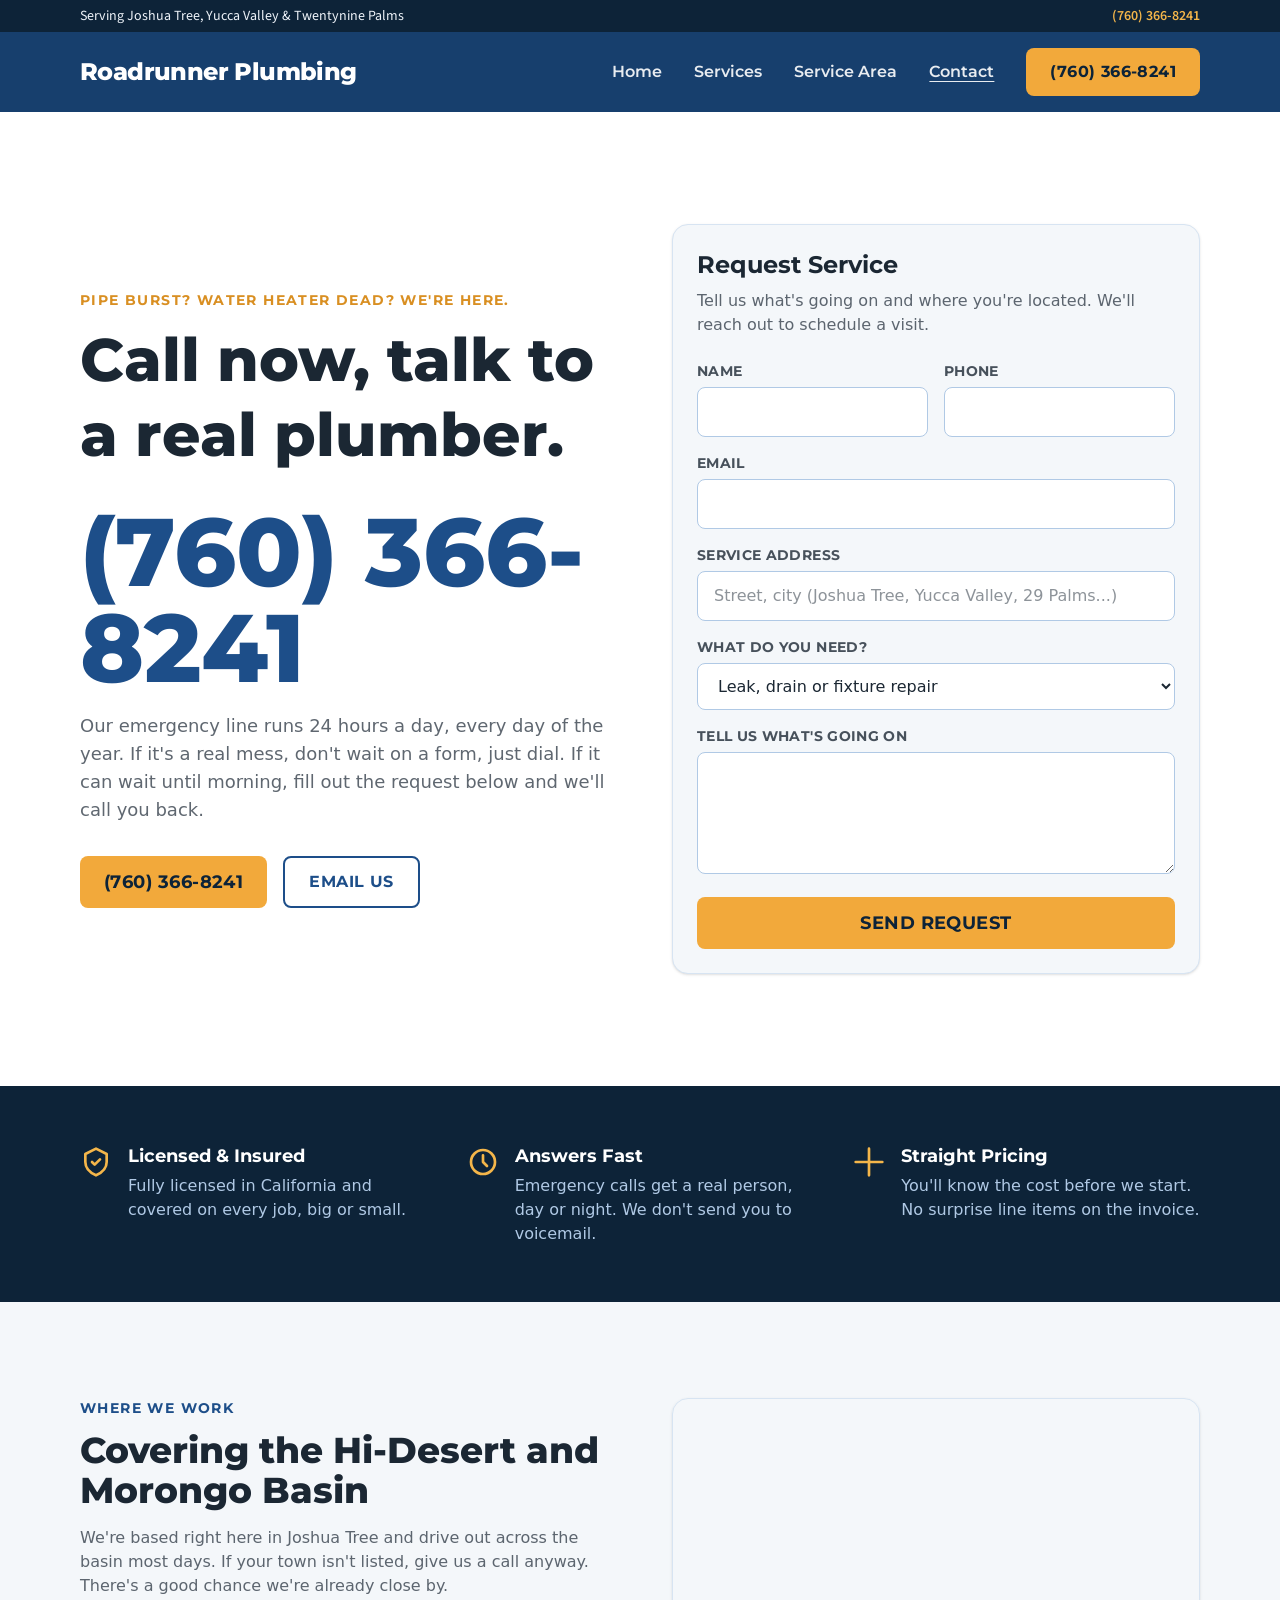
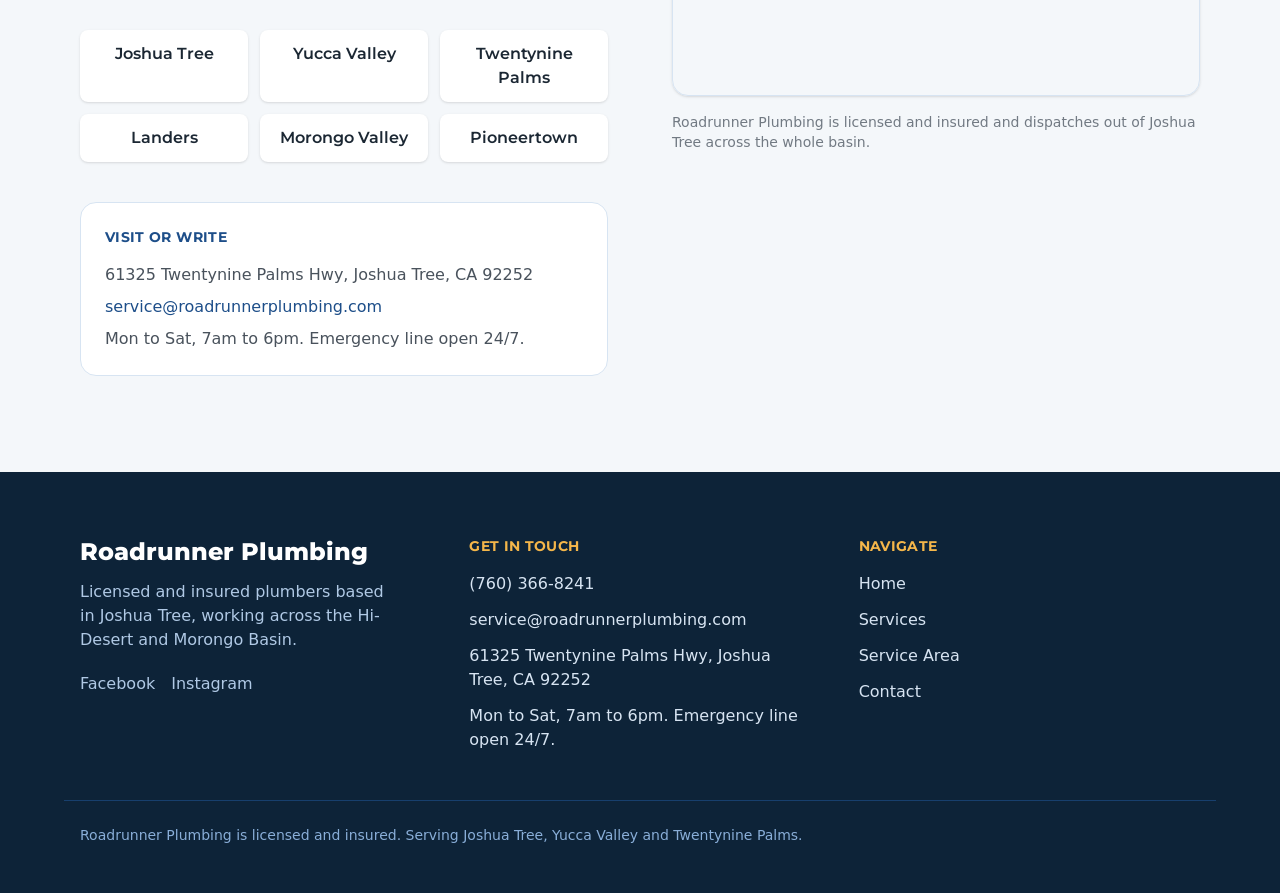
<file: contact.html>
<!DOCTYPE html><html lang="en"><head>
<meta charset="utf-8"/>
<meta name="viewport" content="width=device-width, initial-scale=1"/>
<title>Contact Roadrunner Plumbing | Joshua Tree, Yucca Valley &amp; Twentynine Palms</title>
<meta name="description" content="Call our 24/7 emergency line or send us your plumbing issue and we&#39;ll get back to you fast. Roadrunner Plumbing serves Joshua Tree, Yucca Valley and Twentynine Palms."/>
<link rel="canonical" href="https://roadrunner-plumbing-5450.sites.tibly.ai/contact"/>
<meta property="og:type" content="website"/>
<meta property="og:url" content="https://roadrunner-plumbing-5450.sites.tibly.ai/contact"/>
<meta property="og:site_name" content="Roadrunner Plumbing"/>
<meta property="og:title" content="Contact Roadrunner Plumbing | Joshua Tree, Yucca Valley &amp; Twentynine Palms"/>
<meta property="og:description" content="Call our 24/7 emergency line or send us your plumbing issue and we&#39;ll get back to you fast. Roadrunner Plumbing serves Joshua Tree, Yucca Valley and Twentynine Palms."/>
<meta name="twitter:card" content="summary_large_image"/>
<link rel="icon" href="/favicon.svg" type="image/svg+xml"/>
<link rel="preconnect" href="https://fonts.googleapis.com"/>
<link rel="preconnect" href="https://fonts.gstatic.com" crossorigin=""/>
<link href="https://fonts.googleapis.com/css2?family=Montserrat:wght@500;700;800;900&amp;family=Source+Sans+Pro:wght@400;600&amp;display=swap" rel="stylesheet"/>
<style>details[open] > *:not(summary){animation:tibly-acc .35s ease}@keyframes tibly-acc{from{opacity:0;transform:translateY(-4px)}}</style>
<style>@media (prefers-reduced-motion:no-preference){.tibly-fx{opacity:0;transform:translateY(24px);transition:opacity .7s ease,transform .7s ease}.tibly-fx.tibly-fx-in{opacity:1;transform:none}}</style>
<script>addEventListener('DOMContentLoaded',function(){if(!('IntersectionObserver' in window))return;var io=new IntersectionObserver(function(es){es.forEach(function(en){if(en.isIntersecting){en.target.classList.add('tibly-fx-in');io.unobserve(en.target)}})},{rootMargin:'0px 0px -8% 0px'});document.querySelectorAll('section[data-block] > *').forEach(function(el){if(el.getBoundingClientRect().top>innerHeight){el.classList.add('tibly-fx');io.observe(el)}})});</script>
<style>.tibly-ba{position:relative;overflow:hidden;--ba:50%;cursor:ew-resize;touch-action:pan-y;user-select:none;-webkit-user-select:none}.tibly-ba>img{display:block;width:100%;height:100%;object-fit:cover}.tibly-ba .tibly-ba-before{position:absolute;inset:0;clip-path:inset(0 calc(100% - var(--ba)) 0 0)}.tibly-ba .tibly-ba-before img{display:block;width:100%;height:100%;object-fit:cover}.tibly-ba::after{content:'';position:absolute;top:0;bottom:0;left:var(--ba);width:2px;margin-left:-1px;background:#fff;box-shadow:0 0 6px rgba(0,0,0,.55);pointer-events:none;z-index:1}.tibly-ba::before{content:'';position:absolute;top:50%;left:var(--ba);width:44px;height:44px;transform:translate(-50%,-50%);border-radius:9999px;background:rgba(0,0,0,.75) url("data:image/svg+xml,%3Csvg%20xmlns='http://www.w3.org/2000/svg'%20viewBox='0%200%2024%2024'%20fill='%23fff'%3E%3Cpath%20d='M9%206l-6%206%206%206zM15%206l6%206-6%206z'/%3E%3C/svg%3E") center/22px 22px no-repeat;border:2px solid #fff;box-shadow:0 2px 8px rgba(0,0,0,.4);pointer-events:none;z-index:1}.tibly-ba input[type=range]{position:absolute;inset:0;width:100%;height:100%;margin:0;opacity:0;pointer-events:none;-webkit-appearance:none;appearance:none;z-index:2}[data-lightbox]{cursor:zoom-in}.tibly-lb{position:fixed;inset:0;z-index:9999;background:rgba(0,0,0,.92);display:flex;align-items:center;justify-content:center;cursor:zoom-out;padding:24px}.tibly-lb img{max-width:100%;max-height:100%;object-fit:contain}</style>
<script>document.addEventListener('input',function(e){var t=e.target;if(!t||t.type!=='range')return;var c=t.closest&&t.closest('.tibly-ba');if(c)c.style.setProperty('--ba',t.value+'%')});document.addEventListener('pointerdown',function(e){var c=e.target.closest&&e.target.closest('.tibly-ba');if(!c||e.button>0)return;e.preventDefault();var inp=c.querySelector('input[type=range]');var set=function(x){var r=c.getBoundingClientRect();if(!r.width)return;var p=Math.max(0,Math.min(100,(x-r.left)*100/r.width));c.style.setProperty('--ba',p+'%');if(inp)inp.value=Math.round(p)};set(e.clientX);var mv=function(ev){set(ev.clientX)};var up=function(){document.removeEventListener('pointermove',mv);document.removeEventListener('pointerup',up);document.removeEventListener('pointercancel',up)};document.addEventListener('pointermove',mv);document.addEventListener('pointerup',up);document.addEventListener('pointercancel',up)});document.addEventListener('click',function(e){var im=e.target.closest&&e.target.closest('[data-lightbox]');if(!im||!(im.currentSrc||im.src))return;e.preventDefault();var o=document.createElement('div');o.className='tibly-lb';var big=document.createElement('img');big.src=im.currentSrc||im.src;big.alt=im.alt||'';o.appendChild(big);o.addEventListener('click',function(){o.remove()});document.addEventListener('keydown',function esc(ev){if(ev.key==='Escape'){o.remove();document.removeEventListener('keydown',esc)}});document.body.appendChild(o)});document.addEventListener('click',function(e){var x=e.target.closest&&e.target.closest('[data-announce-close]');if(!x)return;var b=x.closest('[data-announce]');if(b){b.style.display='none';try{sessionStorage.setItem('tibly-announce','1')}catch(_){}}});addEventListener('DOMContentLoaded',function(){try{if(sessionStorage.getItem('tibly-announce')==='1'){var b=document.querySelector('[data-announce]');if(b)b.style.display='none'}}catch(_){}if('IntersectionObserver' in window&&!matchMedia('(prefers-reduced-motion:reduce)').matches){var els=document.querySelectorAll('[data-count]');if(els.length){var io=new IntersectionObserver(function(es){es.forEach(function(en){if(!en.isIntersecting)return;io.unobserve(en.target);var el=en.target,s=el.textContent||'',m=s.match(/[\d,]*\d(?:\.\d+)?/);if(!m)return;var raw=m[0],num=parseFloat(raw.replace(/,/g,''));if(!isFinite(num))return;var pre=s.slice(0,m.index),post=s.slice(m.index+raw.length),grp=raw.indexOf(',')>=0,dec=(raw.split('.')[1]||'').length,t0=performance.now();requestAnimationFrame(function tick(now){var p=Math.min((now-t0)/1400,1);p=1-Math.pow(1-p,3);var v=(num*p).toFixed(dec);if(grp)v=Number(v).toLocaleString('en-US',{minimumFractionDigits:dec});el.textContent=pre+v+post;if(p<1)requestAnimationFrame(tick)})})},{rootMargin:'0px 0px -10% 0px'});els.forEach(function(el){io.observe(el)})}}var badge=document.querySelector('[data-tibly-open]');if(badge){var src=document.querySelector('[data-tibly-field="hours"]');var txt=(src&&src.textContent||'').toLowerCase();var days=['sun','mon','tue','wed','thu','fri','sat'];var toMin=function(h,mm,ap){h=+h;mm=+(mm||0);if(ap==='pm'&&h!==12)h+=12;if(ap==='am'&&h===12)h=0;return h*60+mm};var spans=[];var re=/(sun|mon|tue|wed|thu|fri|sat|daily|every ?day)[a-z]*\s*(?:[-\u2013\u2014]\s*(sun|mon|tue|wed|thu|fri|sat)[a-z]*)?\s*:?\s*(\d{1,2})(?::(\d{2}))?\s*(am|pm)?\s*[-\u2013\u2014]\s*(\d{1,2})(?::(\d{2}))?\s*(am|pm)?/g,mm;while((mm=re.exec(txt))){var d1=mm[1].slice(0,3),d2=mm[2],ap1=mm[5]||(mm[8]==='pm'&&+mm[3]<=+mm[6]?'am':mm[8]),o=toMin(mm[3],mm[4],ap1),c=toMin(mm[6],mm[7],mm[8]);var from=d1==='dai'||d1==='eve'?0:days.indexOf(d1),to=d2?days.indexOf(d2.slice(0,3)):(d1==='dai'||d1==='eve'?6:from);if(from<0)continue;for(var d=from;;d=(d+1)%7){spans.push([d,o,c]);if(d===to)break}}if(spans.length){var now=new Date(),cur=now.getDay(),min=now.getHours()*60+now.getMinutes();var open=spans.some(function(s){return s[0]===cur&&min>=s[1]&&min<s[2]});badge.textContent=open?(badge.getAttribute('data-open-text')||'Open now'):(badge.getAttribute('data-closed-text')||'Closed now');badge.setAttribute('data-state',open?'open':'closed');badge.hidden=false}}});</script>
<style>header a[aria-current="page"]:not(:has(img,svg)){text-decoration:underline;text-underline-offset:4px;text-decoration-thickness:1px}</style>
<style>#nav-open~[class*="peer-checked:"][class*="fixed"]{min-height:100vh;min-height:100dvh}@media (prefers-reduced-motion:no-preference){label[for="nav-open"] span{transition:transform .3s ease,opacity .2s ease}header:has(#nav-open:checked) label[for="nav-open"]:not([aria-label="Close" i]) span:not(:has(span)):nth-of-type(1){transform:translateY(8px) rotate(45deg)}header:has(#nav-open:checked) label[for="nav-open"]:not([aria-label="Close" i]) span:not(:has(span)):nth-of-type(2){opacity:0}header:has(#nav-open:checked) label[for="nav-open"]:not([aria-label="Close" i]) span:not(:has(span)):nth-of-type(3){transform:translateY(-8px) rotate(-45deg)}#nav-open:checked~[class*="peer-checked:"]{animation:tibly-nav-in .25s ease}#nav-open:checked~[class*="peer-checked:"] label[for="nav-open"]{display:inline-block;animation:tibly-x-in .35s ease}@keyframes tibly-nav-in{from{opacity:0;transform:translateY(10px)}}@keyframes tibly-x-in{from{opacity:0;transform:rotate(-90deg) scale(.6)}}}</style>
<link rel="stylesheet" href="/styles.css?v=61025ad1"/>
</head>
<body>
<!-- block:header -->
<header class="relative font-body text-ink">
  <input type="checkbox" id="nav-open" class="peer sr-only"/>

  <div class="bg-brand-900 text-brand-50">
    <div class="mx-auto flex max-w-6xl items-center justify-between px-4 py-1.5 text-sm">
      <span>Serving Joshua Tree, Yucca Valley &amp; Twentynine Palms</span>
      <a class="hidden font-semibold text-accent-400 hover:text-accent-300 sm:inline" data-tibly-field="phone" href="tel:7603668241">(760) 366-8241</a>
    </div>
  </div>

  <div class="bg-brand-700">
    <div class="mx-auto flex max-w-6xl items-center justify-between px-4 py-4">
      <a class="font-display text-xl font-extrabold tracking-tight text-white md:text-2xl" href="/">
        <span data-tibly-field="business-name">Roadrunner Plumbing</span>
      </a>

      <nav class="hidden items-center gap-8 md:flex">
        <a class="font-display font-semibold text-white/90 transition-colors hover:text-accent-400" href="/">Home</a>
        <a class="font-display font-semibold text-white/90 transition-colors hover:text-accent-400" href="/services">Services</a>
        <a class="font-display font-semibold text-white/90 transition-colors hover:text-accent-400" href="/service-area">Service Area</a>
        <a aria-current="page" class="font-display font-semibold text-white/90 transition-colors hover:text-accent-400" href="/contact">Contact</a>
        <a class="btn" data-tibly-field="phone" href="tel:7603668241">(760) 366-8241</a>
      </nav>

      <label for="nav-open" class="md:hidden cursor-pointer text-white" aria-label="Menu">
        <svg class="h-8 w-8" viewBox="0 0 24 24" fill="none" stroke="currentColor" stroke-width="2" stroke-linecap="round">
          <line x1="3" y1="6" x2="21" y2="6"></line>
          <line x1="3" y1="12" x2="21" y2="12"></line>
          <line x1="3" y1="18" x2="21" y2="18"></line>
        </svg>
      </label>
    </div>
  </div>

  <div class="hidden peer-checked:flex md:hidden fixed inset-0 z-50 flex-col bg-brand-800 px-6 py-6">
    <div class="flex items-center justify-between">
      <span class="font-display text-xl font-extrabold text-white" data-tibly-field="business-name">Roadrunner Plumbing</span>
      <label for="nav-open" aria-label="Close" class="cursor-pointer text-white">
        <svg class="h-8 w-8" viewBox="0 0 24 24" fill="none" stroke="currentColor" stroke-width="2" stroke-linecap="round">
          <line x1="18" y1="6" x2="6" y2="18"></line>
          <line x1="6" y1="6" x2="18" y2="18"></line>
        </svg>
      </label>
    </div>

    <nav class="mt-16 flex flex-col gap-8">
      <a class="font-display text-3xl font-bold text-white" href="/">Home</a>
      <a class="font-display text-3xl font-bold text-white" href="/services">Services</a>
      <a class="font-display text-3xl font-bold text-white" href="/service-area">Service Area</a>
      <a aria-current="page" class="font-display text-3xl font-bold text-white" href="/contact">Contact</a>
    </nav>

    <div class="mt-auto">
      <a class="btn w-full text-lg" data-tibly-field="phone" href="tel:7603668241">(760) 366-8241</a>
    </div>
  </div>
</header>
<!-- /block:header -->
<!-- block:quote-cta -->
<section class="bg-white py-16 md:py-28" data-block="quote-cta">
  <div class="mx-auto max-w-6xl px-4">
    <div class="grid grid-cols-1 gap-12 lg:grid-cols-2 lg:gap-16">

      <div class="flex flex-col justify-center">
        <p class="font-display text-sm font-bold uppercase tracking-widest text-accent-600">Pipe burst? Water heater dead? We&#39;re here.</p>
        <h1 class="mt-3 font-display text-4xl font-extrabold leading-tight text-ink md:text-6xl">
          Call now, talk to<br class="hidden md:block"/> a real plumber.
        </h1>
        <a class="mt-8 block font-display text-6xl font-extrabold leading-none text-brand-600 transition-colors hover:text-brand-500 md:text-8xl" data-tibly-field="phone" href="tel:7603668241">(760) 366-8241</a>
        <p class="mt-4 max-w-prose text-lg text-ink/70">
          Our emergency line runs 24 hours a day, every day of the year. If it&#39;s a real mess, don&#39;t wait on a form, just dial. If it can wait until morning, fill out the request below and we&#39;ll call you back.
        </p>
        <div class="mt-8 flex flex-col gap-4 sm:flex-row">
          <a class="btn text-lg" data-tibly-field="phone" href="tel:7603668241">(760) 366-8241</a>
          <a class="inline-flex items-center justify-center gap-2 rounded-md border-2 border-brand-600 px-6 py-3 font-display font-bold uppercase tracking-wide text-brand-600 transition-all duration-200 hover:bg-brand-600 hover:text-white" data-tibly-field="email" href="mailto:service@roadrunnerplumbing.com">
            Email Us
          </a>
        </div>
      </div>

      <div class="card">
        <h2 class="font-display text-2xl font-bold text-ink">Request Service</h2>
        <p class="mt-2 text-ink/70">Tell us what&#39;s going on and where you&#39;re located. We&#39;ll reach out to schedule a visit.</p>

        <form method="POST" action="https://api.tibly.ai/api/public/site-forms" class="mt-6 space-y-4">
          <input type="hidden" name="_page" value="/contact"/>
          <input type="text" name="_gotcha" class="hidden" tabindex="-1" autocomplete="off" aria-hidden="true"/>

          <div class="grid grid-cols-1 gap-4 sm:grid-cols-2">
            <div>
              <label for="name" class="block font-display text-sm font-bold uppercase tracking-wide text-ink/80">Name</label>
              <input id="name" name="name" type="text" required="" class="mt-1.5 w-full rounded-md border border-brand-200 bg-white px-4 py-3 text-ink focus:outline-none focus:ring-2 focus:ring-brand-500"/>
            </div>
            <div>
              <label for="phone" class="block font-display text-sm font-bold uppercase tracking-wide text-ink/80">Phone</label>
              <input id="phone" name="phone" type="tel" required="" class="mt-1.5 w-full rounded-md border border-brand-200 bg-white px-4 py-3 text-ink focus:outline-none focus:ring-2 focus:ring-brand-500"/>
            </div>
          </div>

          <div>
            <label for="email" class="block font-display text-sm font-bold uppercase tracking-wide text-ink/80">Email</label>
            <input id="email" name="email" type="email" class="mt-1.5 w-full rounded-md border border-brand-200 bg-white px-4 py-3 text-ink focus:outline-none focus:ring-2 focus:ring-brand-500"/>
          </div>

          <div>
            <label for="address" class="block font-display text-sm font-bold uppercase tracking-wide text-ink/80">Service Address</label>
            <input id="address" name="address" type="text" placeholder="Street, city (Joshua Tree, Yucca Valley, 29 Palms...)" class="mt-1.5 w-full rounded-md border border-brand-200 bg-white px-4 py-3 text-ink focus:outline-none focus:ring-2 focus:ring-brand-500"/>
          </div>

          <div>
            <label for="service" class="block font-display text-sm font-bold uppercase tracking-wide text-ink/80">What do you need?</label>
            <select id="service" name="service" class="mt-1.5 w-full rounded-md border border-brand-200 bg-white px-4 py-3 text-ink focus:outline-none focus:ring-2 focus:ring-brand-500">
              <option value="general-repair">Leak, drain or fixture repair</option>
              <option value="water-heater">Water heater repair or install</option>
              <option value="repipe">Repiping</option>
              <option value="emergency">Emergency, ASAP</option>
              <option value="other">Something else</option>
            </select>
          </div>

          <div>
            <label for="message" class="block font-display text-sm font-bold uppercase tracking-wide text-ink/80">Tell us what&#39;s going on</label>
            <textarea id="message" name="message" rows="4" required="" class="mt-1.5 w-full rounded-md border border-brand-200 bg-white px-4 py-3 text-ink focus:outline-none focus:ring-2 focus:ring-brand-500"></textarea>
          </div>

          <button type="submit" class="btn w-full text-lg">Send Request</button>
        </form>
      </div>

    </div>
  </div>
</section>
<!-- /block:quote-cta -->
<!-- block:trust-bar -->
<section class="bg-brand-900 py-14 text-white" data-block="trust-bar">
  <div class="mx-auto max-w-6xl px-4">
    <div class="grid grid-cols-1 gap-10 sm:grid-cols-3">

      <div class="flex items-start gap-4">
        <svg class="mt-1 h-8 w-8 shrink-0 text-accent-400" viewBox="0 0 24 24" fill="none" stroke="currentColor" stroke-width="2" stroke-linecap="round" stroke-linejoin="round">
          <path d="M12 2l8 4v6c0 5-3.5 8-8 10-4.5-2-8-5-8-10V6l8-4z"></path>
          <path d="M9 12l2 2 4-4"></path>
        </svg>
        <div>
          <h3 class="font-display text-lg font-bold">Licensed &amp; Insured</h3>
          <p class="mt-1 text-brand-200">Fully licensed in California and covered on every job, big or small.</p>
        </div>
      </div>

      <div class="flex items-start gap-4">
        <svg class="mt-1 h-8 w-8 shrink-0 text-accent-400" viewBox="0 0 24 24" fill="none" stroke="currentColor" stroke-width="2" stroke-linecap="round" stroke-linejoin="round">
          <circle cx="12" cy="12" r="9"></circle>
          <path d="M12 7v5l3 3"></path>
        </svg>
        <div>
          <h3 class="font-display text-lg font-bold">Answers Fast</h3>
          <p class="mt-1 text-brand-200">Emergency calls get a real person, day or night. We don&#39;t send you to voicemail.</p>
        </div>
      </div>

      <div class="flex items-start gap-4">
        <svg class="mt-1 h-8 w-8 shrink-0 text-accent-400" viewBox="0 0 24 24" fill="none" stroke="currentColor" stroke-width="2" stroke-linecap="round" stroke-linejoin="round">
          <path d="M12 2v20M2 12h20"></path>
        </svg>
        <div>
          <h3 class="font-display text-lg font-bold">Straight Pricing</h3>
          <p class="mt-1 text-brand-200">You&#39;ll know the cost before we start. No surprise line items on the invoice.</p>
        </div>
      </div>

    </div>
  </div>
</section>
<!-- /block:trust-bar -->
<!-- block:coverage-area -->
<section class="bg-surface py-16 md:py-24" data-block="coverage-area">
  <div class="mx-auto max-w-6xl px-4">
    <div class="grid grid-cols-1 gap-12 lg:grid-cols-2 lg:gap-16">

      <div>
        <p class="font-display text-sm font-bold uppercase tracking-widest text-brand-600">Where we work</p>
        <h2 class="mt-3 font-display text-3xl font-extrabold text-ink md:text-4xl">Covering the Hi-Desert and Morongo Basin</h2>
        <p class="mt-4 max-w-prose text-ink/70">
          We&#39;re based right here in Joshua Tree and drive out across the basin most days. If your town isn&#39;t listed, give us a call anyway. There&#39;s a good chance we&#39;re already close by.
        </p>

        <ul class="mt-8 grid grid-cols-2 gap-3 font-display font-semibold text-ink sm:grid-cols-3">
          <li class="rounded-md bg-white px-4 py-3 text-center shadow-sm">Joshua Tree</li>
          <li class="rounded-md bg-white px-4 py-3 text-center shadow-sm">Yucca Valley</li>
          <li class="rounded-md bg-white px-4 py-3 text-center shadow-sm">Twentynine Palms</li>
          <li class="rounded-md bg-white px-4 py-3 text-center shadow-sm">Landers</li>
          <li class="rounded-md bg-white px-4 py-3 text-center shadow-sm">Morongo Valley</li>
          <li class="rounded-md bg-white px-4 py-3 text-center shadow-sm">Pioneertown</li>
        </ul>

        <div class="mt-10 rounded-lg border border-brand-100 bg-white p-6">
          <h3 class="font-display text-sm font-bold uppercase tracking-wide text-brand-600">Visit or Write</h3>
          <ul class="mt-4 space-y-2 text-ink/80">
            <li data-tibly-field="address">61325 Twentynine Palms Hwy, Joshua Tree, CA 92252</li>
            <li>
              <a class="text-brand-600 hover:text-brand-500" data-tibly-field="email" href="mailto:service@roadrunnerplumbing.com">service@roadrunnerplumbing.com</a>
            </li>
            <li class="flex items-center gap-2">
              <span data-tibly-field="hours">Mon to Sat, 7am to 6pm. Emergency line open 24/7.</span>
              <span data-tibly-open="" hidden="" class="rounded-full px-2 py-0.5 text-xs font-bold uppercase data-[state=open]:bg-accent-100 data-[state=open]:text-accent-700 data-[state=closed]:bg-brand-100 data-[state=closed]:text-brand-700"></span>
            </li>
          </ul>
        </div>
      </div>

      <div class="flex flex-col">
        <div class="overflow-hidden rounded-lg border border-brand-100 shadow-sm">
          <iframe data-tibly-field="map" title="Map" loading="lazy" class="w-full aspect-video border-0" src="https://www.google.com/maps?q=61325+Twentynine+Palms+Hwy+Joshua+Tree+CA+92252&amp;output=embed"></iframe>
        </div>
        <p class="mt-4 text-sm text-ink/60">
          <span data-tibly-field="business-name">Roadrunner Plumbing</span> is licensed and insured and dispatches out of Joshua Tree across the whole basin.
        </p>
      </div>

    </div>
  </div>
</section>
<!-- /block:coverage-area -->
<!-- block:footer -->
<footer class="bg-brand-900 pb-24 pt-16 text-brand-50 md:pb-12">
  <div class="mx-auto grid max-w-6xl grid-cols-1 gap-12 px-4 md:grid-cols-3">
    <div>
      <h2 class="font-display text-2xl font-extrabold text-white">
        <span data-tibly-field="business-name">Roadrunner Plumbing</span>
      </h2>
      <p class="mt-3 max-w-xs text-brand-200">
        Licensed and insured plumbers based in Joshua Tree, working across the Hi-Desert and Morongo Basin.
      </p>
      <div data-tibly-field="links" class="mt-5 flex gap-4">
        <a class="text-brand-200 transition-colors hover:text-accent-400" href="https://facebook.com">Facebook</a>
        <a class="text-brand-200 transition-colors hover:text-accent-400" href="https://instagram.com">Instagram</a>
      </div>
    </div>

    <div>
      <h3 class="font-display text-sm font-bold uppercase tracking-wide text-accent-400">Get In Touch</h3>
      <ul class="mt-4 space-y-3 text-brand-100">
        <li>
          <a class="hover:text-white" data-tibly-field="phone" href="tel:7603668241">(760) 366-8241</a>
        </li>
        <li>
          <a class="hover:text-white" data-tibly-field="email" href="mailto:service@roadrunnerplumbing.com">service@roadrunnerplumbing.com</a>
        </li>
        <li data-tibly-field="address">61325 Twentynine Palms Hwy, Joshua Tree, CA 92252</li>
        <li data-tibly-field="hours">Mon to Sat, 7am to 6pm. Emergency line open 24/7.</li>
      </ul>
    </div>

    <div>
      <h3 class="font-display text-sm font-bold uppercase tracking-wide text-accent-400">Navigate</h3>
      <nav class="mt-4 flex flex-col gap-3 text-brand-100">
        <a class="hover:text-white" href="/">Home</a>
        <a class="hover:text-white" href="/services">Services</a>
        <a class="hover:text-white" href="/service-area">Service Area</a>
        <a class="hover:text-white" href="/contact">Contact</a>
      </nav>
    </div>
  </div>

  <div class="mx-auto mt-12 max-w-6xl border-t border-brand-700 px-4 pt-6 text-sm text-brand-300">
    <span data-tibly-field="business-name">Roadrunner Plumbing</span> is licensed and insured. Serving Joshua Tree, Yucca Valley and Twentynine Palms.
  </div>

  <div class="fixed bottom-0 inset-x-0 z-40 md:hidden">
    <a class="flex w-full items-center justify-center bg-accent-500 py-4 font-display text-lg font-bold uppercase tracking-wide text-brand-900 transition-colors hover:bg-accent-400" data-tibly-field="phone" href="tel:7603668241">(760) 366-8241</a>
  </div>
</footer>
<!-- /block:footer -->
  <script async="" src="https://api.tibly.ai/widget/v1.js"></script>


</body></html>
</file>
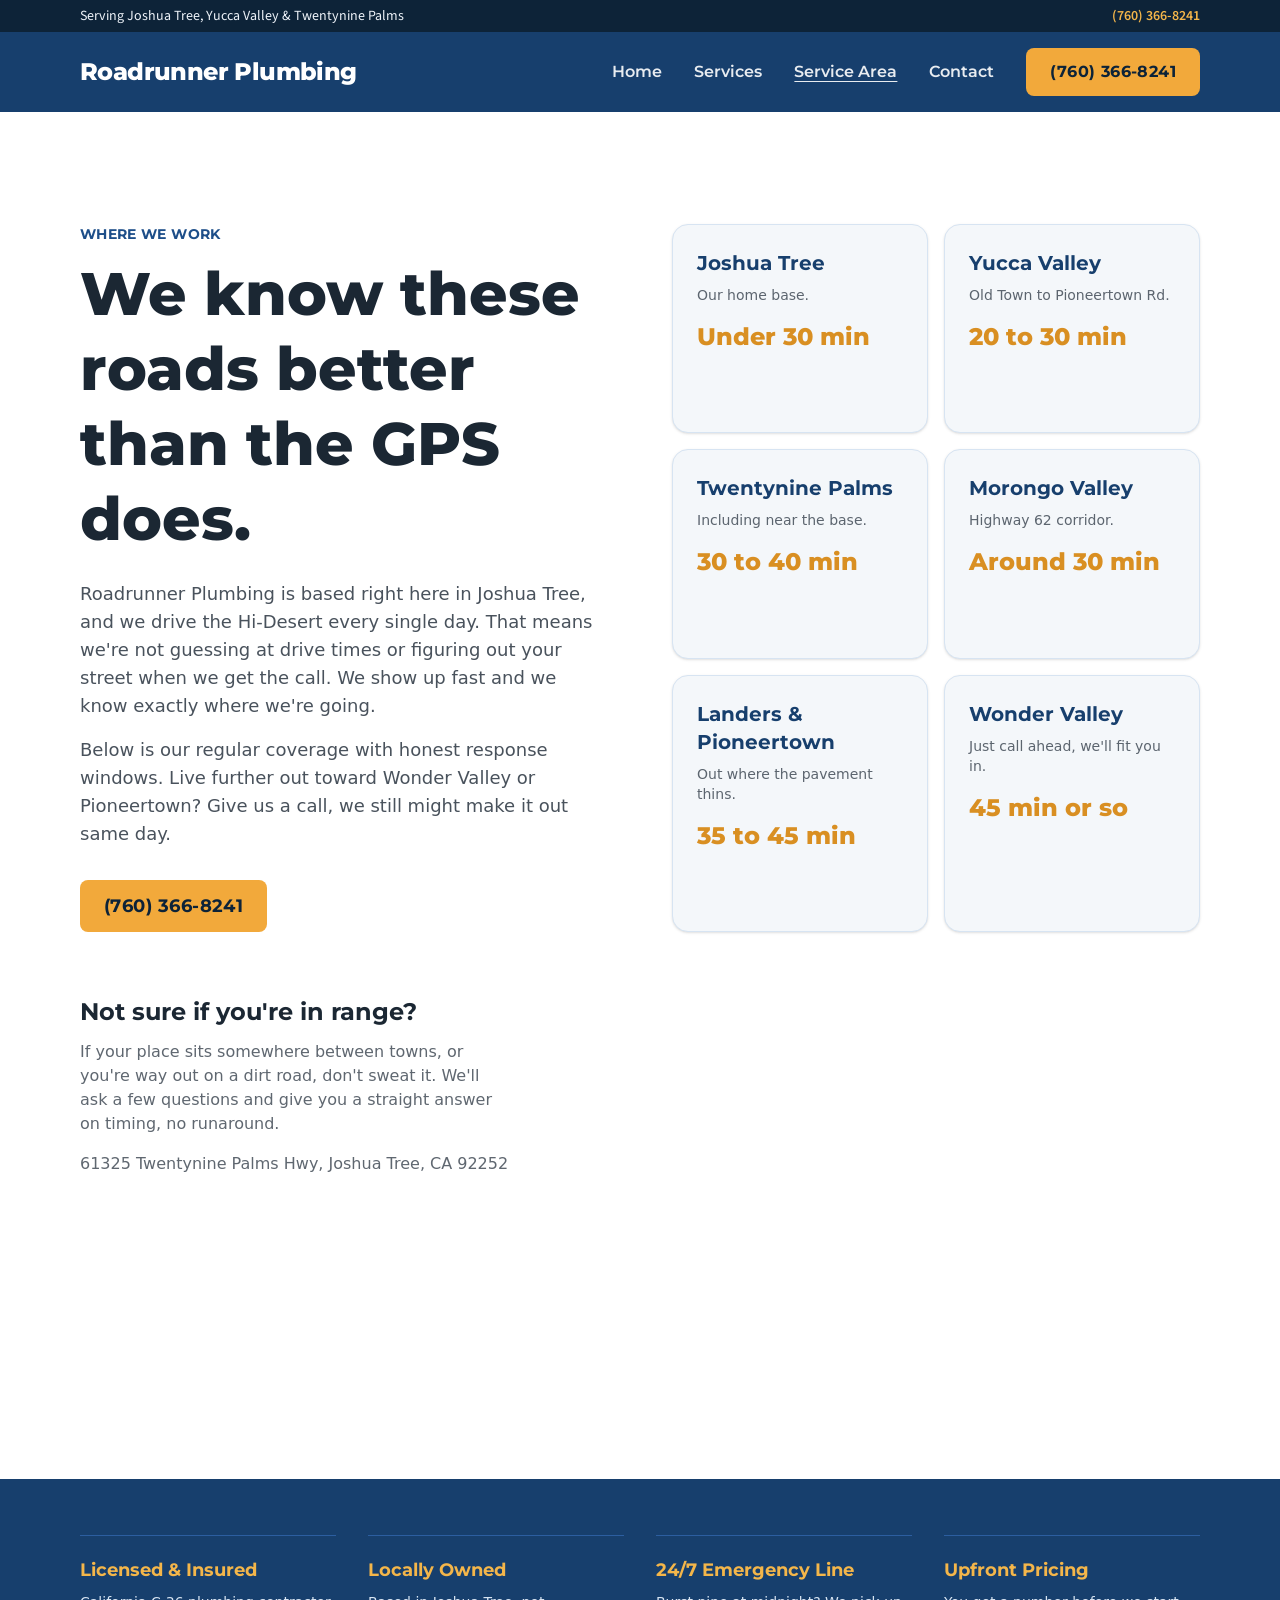
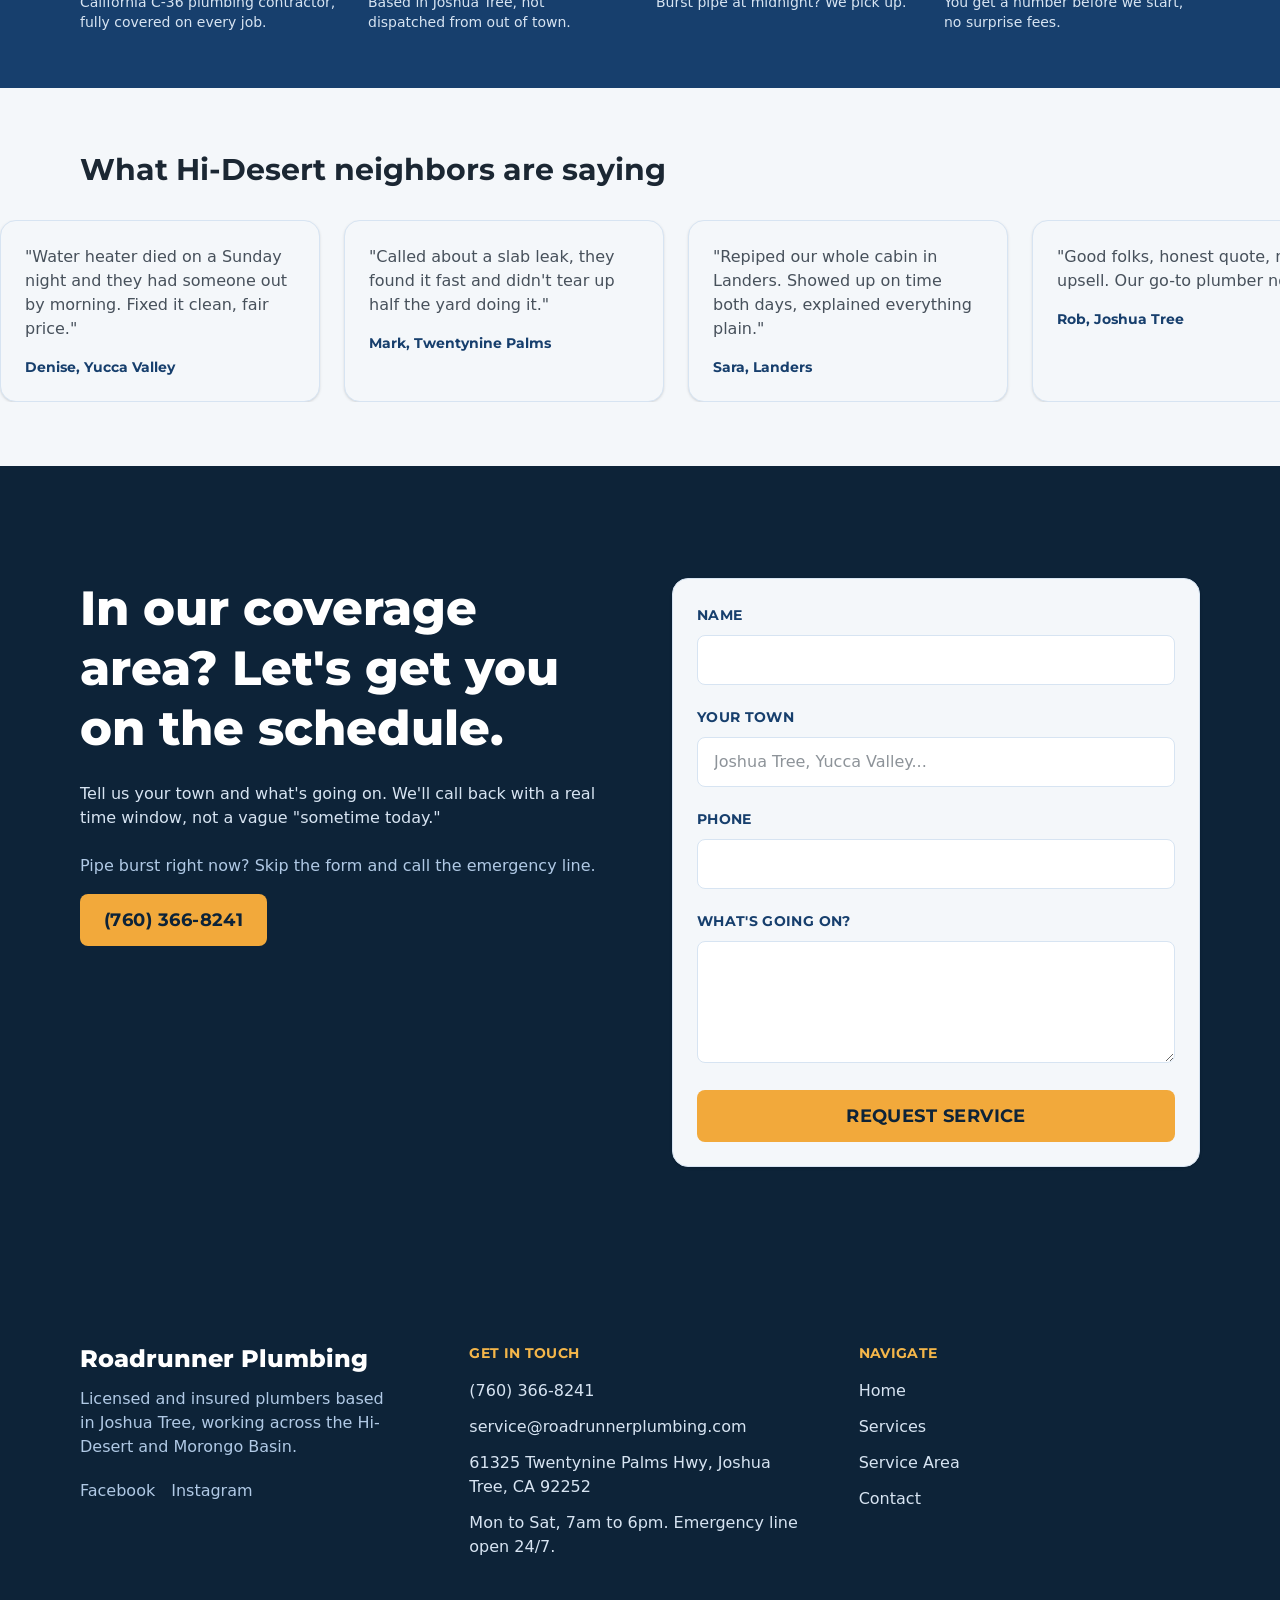
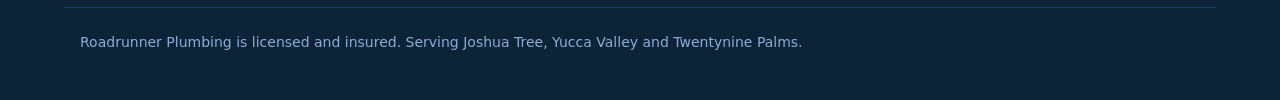
<file: service-area.html>
<!DOCTYPE html><html lang="en"><head>
<meta charset="utf-8"/>
<meta name="viewport" content="width=device-width, initial-scale=1"/>
<title>Service Area | Roadrunner Plumbing – Joshua Tree, Yucca Valley, Twentynine Palms</title>
<meta name="description" content="Roadrunner Plumbing covers the whole Hi-Desert: Joshua Tree, Yucca Valley, Twentynine Palms, Morongo Valley, Landers and Pioneertown. See response times and call for fast service."/>
<link rel="canonical" href="https://roadrunner-plumbing-5450.sites.tibly.ai/service-area"/>
<meta property="og:type" content="website"/>
<meta property="og:url" content="https://roadrunner-plumbing-5450.sites.tibly.ai/service-area"/>
<meta property="og:site_name" content="Roadrunner Plumbing"/>
<meta property="og:title" content="Service Area | Roadrunner Plumbing – Joshua Tree, Yucca Valley, Twentynine Palms"/>
<meta property="og:description" content="Roadrunner Plumbing covers the whole Hi-Desert: Joshua Tree, Yucca Valley, Twentynine Palms, Morongo Valley, Landers and Pioneertown. See response times and call for fast service."/>
<meta name="twitter:card" content="summary_large_image"/>
<link rel="icon" href="/favicon.svg" type="image/svg+xml"/>
<link rel="preconnect" href="https://fonts.googleapis.com"/>
<link rel="preconnect" href="https://fonts.gstatic.com" crossorigin=""/>
<link href="https://fonts.googleapis.com/css2?family=Montserrat:wght@500;700;800;900&amp;family=Source+Sans+Pro:wght@400;600&amp;display=swap" rel="stylesheet"/>
<style>details[open] > *:not(summary){animation:tibly-acc .35s ease}@keyframes tibly-acc{from{opacity:0;transform:translateY(-4px)}}</style>
<style>@media (prefers-reduced-motion:no-preference){.tibly-fx{opacity:0;transform:translateY(24px);transition:opacity .7s ease,transform .7s ease}.tibly-fx.tibly-fx-in{opacity:1;transform:none}}</style>
<script>addEventListener('DOMContentLoaded',function(){if(!('IntersectionObserver' in window))return;var io=new IntersectionObserver(function(es){es.forEach(function(en){if(en.isIntersecting){en.target.classList.add('tibly-fx-in');io.unobserve(en.target)}})},{rootMargin:'0px 0px -8% 0px'});document.querySelectorAll('section[data-block] > *').forEach(function(el){if(el.getBoundingClientRect().top>innerHeight){el.classList.add('tibly-fx');io.observe(el)}})});</script>
<style>.tibly-ba{position:relative;overflow:hidden;--ba:50%;cursor:ew-resize;touch-action:pan-y;user-select:none;-webkit-user-select:none}.tibly-ba>img{display:block;width:100%;height:100%;object-fit:cover}.tibly-ba .tibly-ba-before{position:absolute;inset:0;clip-path:inset(0 calc(100% - var(--ba)) 0 0)}.tibly-ba .tibly-ba-before img{display:block;width:100%;height:100%;object-fit:cover}.tibly-ba::after{content:'';position:absolute;top:0;bottom:0;left:var(--ba);width:2px;margin-left:-1px;background:#fff;box-shadow:0 0 6px rgba(0,0,0,.55);pointer-events:none;z-index:1}.tibly-ba::before{content:'';position:absolute;top:50%;left:var(--ba);width:44px;height:44px;transform:translate(-50%,-50%);border-radius:9999px;background:rgba(0,0,0,.75) url("data:image/svg+xml,%3Csvg%20xmlns='http://www.w3.org/2000/svg'%20viewBox='0%200%2024%2024'%20fill='%23fff'%3E%3Cpath%20d='M9%206l-6%206%206%206zM15%206l6%206-6%206z'/%3E%3C/svg%3E") center/22px 22px no-repeat;border:2px solid #fff;box-shadow:0 2px 8px rgba(0,0,0,.4);pointer-events:none;z-index:1}.tibly-ba input[type=range]{position:absolute;inset:0;width:100%;height:100%;margin:0;opacity:0;pointer-events:none;-webkit-appearance:none;appearance:none;z-index:2}[data-lightbox]{cursor:zoom-in}.tibly-lb{position:fixed;inset:0;z-index:9999;background:rgba(0,0,0,.92);display:flex;align-items:center;justify-content:center;cursor:zoom-out;padding:24px}.tibly-lb img{max-width:100%;max-height:100%;object-fit:contain}</style>
<script>document.addEventListener('input',function(e){var t=e.target;if(!t||t.type!=='range')return;var c=t.closest&&t.closest('.tibly-ba');if(c)c.style.setProperty('--ba',t.value+'%')});document.addEventListener('pointerdown',function(e){var c=e.target.closest&&e.target.closest('.tibly-ba');if(!c||e.button>0)return;e.preventDefault();var inp=c.querySelector('input[type=range]');var set=function(x){var r=c.getBoundingClientRect();if(!r.width)return;var p=Math.max(0,Math.min(100,(x-r.left)*100/r.width));c.style.setProperty('--ba',p+'%');if(inp)inp.value=Math.round(p)};set(e.clientX);var mv=function(ev){set(ev.clientX)};var up=function(){document.removeEventListener('pointermove',mv);document.removeEventListener('pointerup',up);document.removeEventListener('pointercancel',up)};document.addEventListener('pointermove',mv);document.addEventListener('pointerup',up);document.addEventListener('pointercancel',up)});document.addEventListener('click',function(e){var im=e.target.closest&&e.target.closest('[data-lightbox]');if(!im||!(im.currentSrc||im.src))return;e.preventDefault();var o=document.createElement('div');o.className='tibly-lb';var big=document.createElement('img');big.src=im.currentSrc||im.src;big.alt=im.alt||'';o.appendChild(big);o.addEventListener('click',function(){o.remove()});document.addEventListener('keydown',function esc(ev){if(ev.key==='Escape'){o.remove();document.removeEventListener('keydown',esc)}});document.body.appendChild(o)});document.addEventListener('click',function(e){var x=e.target.closest&&e.target.closest('[data-announce-close]');if(!x)return;var b=x.closest('[data-announce]');if(b){b.style.display='none';try{sessionStorage.setItem('tibly-announce','1')}catch(_){}}});addEventListener('DOMContentLoaded',function(){try{if(sessionStorage.getItem('tibly-announce')==='1'){var b=document.querySelector('[data-announce]');if(b)b.style.display='none'}}catch(_){}if('IntersectionObserver' in window&&!matchMedia('(prefers-reduced-motion:reduce)').matches){var els=document.querySelectorAll('[data-count]');if(els.length){var io=new IntersectionObserver(function(es){es.forEach(function(en){if(!en.isIntersecting)return;io.unobserve(en.target);var el=en.target,s=el.textContent||'',m=s.match(/[\d,]*\d(?:\.\d+)?/);if(!m)return;var raw=m[0],num=parseFloat(raw.replace(/,/g,''));if(!isFinite(num))return;var pre=s.slice(0,m.index),post=s.slice(m.index+raw.length),grp=raw.indexOf(',')>=0,dec=(raw.split('.')[1]||'').length,t0=performance.now();requestAnimationFrame(function tick(now){var p=Math.min((now-t0)/1400,1);p=1-Math.pow(1-p,3);var v=(num*p).toFixed(dec);if(grp)v=Number(v).toLocaleString('en-US',{minimumFractionDigits:dec});el.textContent=pre+v+post;if(p<1)requestAnimationFrame(tick)})})},{rootMargin:'0px 0px -10% 0px'});els.forEach(function(el){io.observe(el)})}}var badge=document.querySelector('[data-tibly-open]');if(badge){var src=document.querySelector('[data-tibly-field="hours"]');var txt=(src&&src.textContent||'').toLowerCase();var days=['sun','mon','tue','wed','thu','fri','sat'];var toMin=function(h,mm,ap){h=+h;mm=+(mm||0);if(ap==='pm'&&h!==12)h+=12;if(ap==='am'&&h===12)h=0;return h*60+mm};var spans=[];var re=/(sun|mon|tue|wed|thu|fri|sat|daily|every ?day)[a-z]*\s*(?:[-\u2013\u2014]\s*(sun|mon|tue|wed|thu|fri|sat)[a-z]*)?\s*:?\s*(\d{1,2})(?::(\d{2}))?\s*(am|pm)?\s*[-\u2013\u2014]\s*(\d{1,2})(?::(\d{2}))?\s*(am|pm)?/g,mm;while((mm=re.exec(txt))){var d1=mm[1].slice(0,3),d2=mm[2],ap1=mm[5]||(mm[8]==='pm'&&+mm[3]<=+mm[6]?'am':mm[8]),o=toMin(mm[3],mm[4],ap1),c=toMin(mm[6],mm[7],mm[8]);var from=d1==='dai'||d1==='eve'?0:days.indexOf(d1),to=d2?days.indexOf(d2.slice(0,3)):(d1==='dai'||d1==='eve'?6:from);if(from<0)continue;for(var d=from;;d=(d+1)%7){spans.push([d,o,c]);if(d===to)break}}if(spans.length){var now=new Date(),cur=now.getDay(),min=now.getHours()*60+now.getMinutes();var open=spans.some(function(s){return s[0]===cur&&min>=s[1]&&min<s[2]});badge.textContent=open?(badge.getAttribute('data-open-text')||'Open now'):(badge.getAttribute('data-closed-text')||'Closed now');badge.setAttribute('data-state',open?'open':'closed');badge.hidden=false}}});</script>
<style>header a[aria-current="page"]:not(:has(img,svg)){text-decoration:underline;text-underline-offset:4px;text-decoration-thickness:1px}</style>
<style>#nav-open~[class*="peer-checked:"][class*="fixed"]{min-height:100vh;min-height:100dvh}@media (prefers-reduced-motion:no-preference){label[for="nav-open"] span{transition:transform .3s ease,opacity .2s ease}header:has(#nav-open:checked) label[for="nav-open"]:not([aria-label="Close" i]) span:not(:has(span)):nth-of-type(1){transform:translateY(8px) rotate(45deg)}header:has(#nav-open:checked) label[for="nav-open"]:not([aria-label="Close" i]) span:not(:has(span)):nth-of-type(2){opacity:0}header:has(#nav-open:checked) label[for="nav-open"]:not([aria-label="Close" i]) span:not(:has(span)):nth-of-type(3){transform:translateY(-8px) rotate(-45deg)}#nav-open:checked~[class*="peer-checked:"]{animation:tibly-nav-in .25s ease}#nav-open:checked~[class*="peer-checked:"] label[for="nav-open"]{display:inline-block;animation:tibly-x-in .35s ease}@keyframes tibly-nav-in{from{opacity:0;transform:translateY(10px)}}@keyframes tibly-x-in{from{opacity:0;transform:rotate(-90deg) scale(.6)}}}</style>
<link rel="stylesheet" href="/styles.css?v=61025ad1"/>
</head>
<body>
<!-- block:header -->
<header class="relative font-body text-ink">
  <input type="checkbox" id="nav-open" class="peer sr-only"/>

  <div class="bg-brand-900 text-brand-50">
    <div class="mx-auto flex max-w-6xl items-center justify-between px-4 py-1.5 text-sm">
      <span>Serving Joshua Tree, Yucca Valley &amp; Twentynine Palms</span>
      <a class="hidden font-semibold text-accent-400 hover:text-accent-300 sm:inline" data-tibly-field="phone" href="tel:7603668241">(760) 366-8241</a>
    </div>
  </div>

  <div class="bg-brand-700">
    <div class="mx-auto flex max-w-6xl items-center justify-between px-4 py-4">
      <a class="font-display text-xl font-extrabold tracking-tight text-white md:text-2xl" href="/">
        <span data-tibly-field="business-name">Roadrunner Plumbing</span>
      </a>

      <nav class="hidden items-center gap-8 md:flex">
        <a class="font-display font-semibold text-white/90 transition-colors hover:text-accent-400" href="/">Home</a>
        <a class="font-display font-semibold text-white/90 transition-colors hover:text-accent-400" href="/services">Services</a>
        <a aria-current="page" class="font-display font-semibold text-white/90 transition-colors hover:text-accent-400" href="/service-area">Service Area</a>
        <a class="font-display font-semibold text-white/90 transition-colors hover:text-accent-400" href="/contact">Contact</a>
        <a class="btn" data-tibly-field="phone" href="tel:7603668241">(760) 366-8241</a>
      </nav>

      <label for="nav-open" class="md:hidden cursor-pointer text-white" aria-label="Menu">
        <svg class="h-8 w-8" viewBox="0 0 24 24" fill="none" stroke="currentColor" stroke-width="2" stroke-linecap="round">
          <line x1="3" y1="6" x2="21" y2="6"></line>
          <line x1="3" y1="12" x2="21" y2="12"></line>
          <line x1="3" y1="18" x2="21" y2="18"></line>
        </svg>
      </label>
    </div>
  </div>

  <div class="hidden peer-checked:flex md:hidden fixed inset-0 z-50 flex-col bg-brand-800 px-6 py-6">
    <div class="flex items-center justify-between">
      <span class="font-display text-xl font-extrabold text-white" data-tibly-field="business-name">Roadrunner Plumbing</span>
      <label for="nav-open" aria-label="Close" class="cursor-pointer text-white">
        <svg class="h-8 w-8" viewBox="0 0 24 24" fill="none" stroke="currentColor" stroke-width="2" stroke-linecap="round">
          <line x1="18" y1="6" x2="6" y2="18"></line>
          <line x1="6" y1="6" x2="18" y2="18"></line>
        </svg>
      </label>
    </div>

    <nav class="mt-16 flex flex-col gap-8">
      <a class="font-display text-3xl font-bold text-white" href="/">Home</a>
      <a class="font-display text-3xl font-bold text-white" href="/services">Services</a>
      <a aria-current="page" class="font-display text-3xl font-bold text-white" href="/service-area">Service Area</a>
      <a class="font-display text-3xl font-bold text-white" href="/contact">Contact</a>
    </nav>

    <div class="mt-auto">
      <a class="btn w-full text-lg" data-tibly-field="phone" href="tel:7603668241">(760) 366-8241</a>
    </div>
  </div>
</header>
<!-- /block:header -->
<!-- block:coverage-area -->
<section class="bg-white py-20 md:py-28" data-block="coverage-area">
  <div class="mx-auto max-w-6xl px-4">
    <div class="grid grid-cols-1 gap-12 md:grid-cols-2 md:gap-16">
      <div>
        <p class="font-display text-sm font-bold uppercase tracking-wide text-brand-600">Where we work</p>
        <h1 class="mt-3 font-display text-4xl font-extrabold leading-tight text-ink md:text-6xl">
          We know these roads better than the GPS does.
        </h1>
        <p class="mt-6 max-w-prose text-lg text-ink/80">
          <span data-tibly-field="business-name">Roadrunner Plumbing</span> is based right here in Joshua Tree, and we drive the Hi-Desert every single day. That means we&#39;re not guessing at drive times or figuring out your street when we get the call. We show up fast and we know exactly where we&#39;re going.
        </p>
        <p class="mt-4 max-w-prose text-lg text-ink/80">
          Below is our regular coverage with honest response windows. Live further out toward Wonder Valley or Pioneertown? Give us a call, we still might make it out same day.
        </p>
        <div class="mt-8">
          <a class="btn text-lg" data-tibly-field="phone" href="tel:7603668241">(760) 366-8241</a>
        </div>
      </div>

      <div class="grid grid-cols-1 gap-4 sm:grid-cols-2">
        <div class="card">
          <h3 class="font-display text-xl font-bold text-brand-700">Joshua Tree</h3>
          <p class="mt-2 text-sm text-ink/70">Our home base.</p>
          <p class="mt-4 font-display text-2xl font-extrabold text-accent-600">Under 30 min</p>
        </div>
        <div class="card">
          <h3 class="font-display text-xl font-bold text-brand-700">Yucca Valley</h3>
          <p class="mt-2 text-sm text-ink/70">Old Town to Pioneertown Rd.</p>
          <p class="mt-4 font-display text-2xl font-extrabold text-accent-600">20 to 30 min</p>
        </div>
        <div class="card">
          <h3 class="font-display text-xl font-bold text-brand-700">Twentynine Palms</h3>
          <p class="mt-2 text-sm text-ink/70">Including near the base.</p>
          <p class="mt-4 font-display text-2xl font-extrabold text-accent-600">30 to 40 min</p>
        </div>
        <div class="card">
          <h3 class="font-display text-xl font-bold text-brand-700">Morongo Valley</h3>
          <p class="mt-2 text-sm text-ink/70">Highway 62 corridor.</p>
          <p class="mt-4 font-display text-2xl font-extrabold text-accent-600">Around 30 min</p>
        </div>
        <div class="card">
          <h3 class="font-display text-xl font-bold text-brand-700">Landers &amp; Pioneertown</h3>
          <p class="mt-2 text-sm text-ink/70">Out where the pavement thins.</p>
          <p class="mt-4 font-display text-2xl font-extrabold text-accent-600">35 to 45 min</p>
        </div>
        <div class="card">
          <h3 class="font-display text-xl font-bold text-brand-700">Wonder Valley</h3>
          <p class="mt-2 text-sm text-ink/70">Just call ahead, we&#39;ll fit you in.</p>
          <p class="mt-4 font-display text-2xl font-extrabold text-accent-600">45 min or so</p>
        </div>
      </div>
    </div>

    <div class="mt-16 grid grid-cols-1 gap-8 md:grid-cols-5">
      <div class="md:col-span-2">
        <h2 class="font-display text-2xl font-bold text-ink">Not sure if you&#39;re in range?</h2>
        <p class="mt-3 max-w-prose text-ink/70">
          If your place sits somewhere between towns, or you&#39;re way out on a dirt road, don&#39;t sweat it. We&#39;ll ask a few questions and give you a straight answer on timing, no runaround.
        </p>
        <p class="mt-4 max-w-prose text-ink/70" data-tibly-field="address">
          61325 Twentynine Palms Hwy, Joshua Tree, CA 92252
        </p>
      </div>
      <div class="md:col-span-3">
        <iframe data-tibly-field="map" title="Map" loading="lazy" class="w-full aspect-video rounded-lg border-0" src="https://www.google.com/maps?q=61325+Twentynine+Palms+Hwy+Joshua+Tree+CA+92252&amp;output=embed"></iframe>
      </div>
    </div>
  </div>
</section>
<!-- /block:coverage-area -->
<!-- block:trust-bar -->
<section class="bg-brand-700 py-14 text-white" data-block="trust-bar">
  <div class="mx-auto max-w-6xl px-4">
    <div class="grid grid-cols-1 gap-8 sm:grid-cols-2 md:grid-cols-4">
      <div class="border-t border-brand-500 pt-5">
        <p class="font-display text-lg font-bold text-accent-400">Licensed &amp; Insured</p>
        <p class="mt-2 text-sm text-brand-100">California C-36 plumbing contractor, fully covered on every job.</p>
      </div>
      <div class="border-t border-brand-500 pt-5">
        <p class="font-display text-lg font-bold text-accent-400">Locally Owned</p>
        <p class="mt-2 text-sm text-brand-100">Based in Joshua Tree, not dispatched from out of town.</p>
      </div>
      <div class="border-t border-brand-500 pt-5">
        <p class="font-display text-lg font-bold text-accent-400">24/7 Emergency Line</p>
        <p class="mt-2 text-sm text-brand-100">Burst pipe at midnight? We pick up.</p>
      </div>
      <div class="border-t border-brand-500 pt-5">
        <p class="font-display text-lg font-bold text-accent-400">Upfront Pricing</p>
        <p class="mt-2 text-sm text-brand-100">You get a number before we start, no surprise fees.</p>
      </div>
    </div>
  </div>
</section>
<!-- /block:trust-bar -->
<!-- block:review-strip -->
<section class="bg-surface py-16 overflow-hidden" data-block="review-strip">
  <div class="mx-auto max-w-6xl px-4">
    <h2 class="font-display text-2xl font-bold text-ink md:text-3xl">What Hi-Desert neighbors are saying</h2>
  </div>

  <div class="mt-8 overflow-hidden">
    <div class="flex w-max animate-marquee gap-6">
      <div class="flex gap-6">
        <div class="card w-80 shrink-0">
          <p class="text-ink/80">&#34;Water heater died on a Sunday night and they had someone out by morning. Fixed it clean, fair price.&#34;</p>
          <p class="mt-4 font-display text-sm font-bold text-brand-700">Denise, Yucca Valley</p>
        </div>
        <div class="card w-80 shrink-0">
          <p class="text-ink/80">&#34;Called about a slab leak, they found it fast and didn&#39;t tear up half the yard doing it.&#34;</p>
          <p class="mt-4 font-display text-sm font-bold text-brand-700">Mark, Twentynine Palms</p>
        </div>
        <div class="card w-80 shrink-0">
          <p class="text-ink/80">&#34;Repiped our whole cabin in Landers. Showed up on time both days, explained everything plain.&#34;</p>
          <p class="mt-4 font-display text-sm font-bold text-brand-700">Sara, Landers</p>
        </div>
        <div class="card w-80 shrink-0">
          <p class="text-ink/80">&#34;Good folks, honest quote, no upsell. Our go-to plumber now.&#34;</p>
          <p class="mt-4 font-display text-sm font-bold text-brand-700">Rob, Joshua Tree</p>
        </div>
      </div>
      <div class="flex gap-6" aria-hidden="true">
        <div class="card w-80 shrink-0">
          <p class="text-ink/80">&#34;Water heater died on a Sunday night and they had someone out by morning. Fixed it clean, fair price.&#34;</p>
          <p class="mt-4 font-display text-sm font-bold text-brand-700">Denise, Yucca Valley</p>
        </div>
        <div class="card w-80 shrink-0">
          <p class="text-ink/80">&#34;Called about a slab leak, they found it fast and didn&#39;t tear up half the yard doing it.&#34;</p>
          <p class="mt-4 font-display text-sm font-bold text-brand-700">Mark, Twentynine Palms</p>
        </div>
        <div class="card w-80 shrink-0">
          <p class="text-ink/80">&#34;Repiped our whole cabin in Landers. Showed up on time both days, explained everything plain.&#34;</p>
          <p class="mt-4 font-display text-sm font-bold text-brand-700">Sara, Landers</p>
        </div>
        <div class="card w-80 shrink-0">
          <p class="text-ink/80">&#34;Good folks, honest quote, no upsell. Our go-to plumber now.&#34;</p>
          <p class="mt-4 font-display text-sm font-bold text-brand-700">Rob, Joshua Tree</p>
        </div>
      </div>
    </div>
  </div>
</section>
<!-- /block:review-strip -->
<!-- block:quote-cta -->
<section class="bg-brand-900 py-20 md:py-28" data-block="quote-cta">
  <div class="mx-auto grid max-w-6xl grid-cols-1 gap-12 px-4 md:grid-cols-2 md:gap-16">
    <div class="text-white">
      <h2 class="font-display text-4xl font-extrabold leading-tight md:text-5xl">
        In our coverage area? Let&#39;s get you on the schedule.
      </h2>
      <p class="mt-6 max-w-prose text-brand-100">
        Tell us your town and what&#39;s going on. We&#39;ll call back with a real time window, not a vague &#34;sometime today.&#34;
      </p>
      <p class="mt-6 text-brand-200">
        Pipe burst right now? Skip the form and call the emergency line.
      </p>
      <a class="btn mt-4 text-lg" data-tibly-field="phone" href="tel:7603668241">(760) 366-8241</a>
    </div>

    <form method="POST" action="https://api.tibly.ai/api/public/site-forms" class="card">
      <input type="hidden" name="_page" value="/service-area"/>
      <input type="text" name="_gotcha" class="hidden" tabindex="-1" autocomplete="off" aria-hidden="true"/>

      <div class="grid grid-cols-1 gap-5">
        <div>
          <label for="name" class="font-display text-sm font-bold uppercase tracking-wide text-brand-700">Name</label>
          <input id="name" name="name" type="text" required="" class="mt-2 w-full rounded-md border border-brand-100 bg-white px-4 py-3 text-ink focus:outline-none focus:ring-2 focus:ring-brand-500"/>
        </div>
        <div>
          <label for="town" class="font-display text-sm font-bold uppercase tracking-wide text-brand-700">Your Town</label>
          <input id="town" name="town" type="text" placeholder="Joshua Tree, Yucca Valley..." required="" class="mt-2 w-full rounded-md border border-brand-100 bg-white px-4 py-3 text-ink focus:outline-none focus:ring-2 focus:ring-brand-500"/>
        </div>
        <div>
          <label for="phone-field" class="font-display text-sm font-bold uppercase tracking-wide text-brand-700">Phone</label>
          <input id="phone-field" name="phone" type="tel" required="" class="mt-2 w-full rounded-md border border-brand-100 bg-white px-4 py-3 text-ink focus:outline-none focus:ring-2 focus:ring-brand-500"/>
        </div>
        <div>
          <label for="message" class="font-display text-sm font-bold uppercase tracking-wide text-brand-700">What&#39;s going on?</label>
          <textarea id="message" name="message" rows="4" required="" class="mt-2 w-full rounded-md border border-brand-100 bg-white px-4 py-3 text-ink focus:outline-none focus:ring-2 focus:ring-brand-500"></textarea>
        </div>
        <button type="submit" class="btn w-full text-lg">Request Service</button>
      </div>
    </form>
  </div>
</section>
<!-- /block:quote-cta -->
<!-- block:footer -->
<footer class="bg-brand-900 pb-24 pt-16 text-brand-50 md:pb-12">
  <div class="mx-auto grid max-w-6xl grid-cols-1 gap-12 px-4 md:grid-cols-3">
    <div>
      <h2 class="font-display text-2xl font-extrabold text-white">
        <span data-tibly-field="business-name">Roadrunner Plumbing</span>
      </h2>
      <p class="mt-3 max-w-xs text-brand-200">
        Licensed and insured plumbers based in Joshua Tree, working across the Hi-Desert and Morongo Basin.
      </p>
      <div data-tibly-field="links" class="mt-5 flex gap-4">
        <a class="text-brand-200 transition-colors hover:text-accent-400" href="https://facebook.com">Facebook</a>
        <a class="text-brand-200 transition-colors hover:text-accent-400" href="https://instagram.com">Instagram</a>
      </div>
    </div>

    <div>
      <h3 class="font-display text-sm font-bold uppercase tracking-wide text-accent-400">Get In Touch</h3>
      <ul class="mt-4 space-y-3 text-brand-100">
        <li>
          <a class="hover:text-white" data-tibly-field="phone" href="tel:7603668241">(760) 366-8241</a>
        </li>
        <li>
          <a class="hover:text-white" data-tibly-field="email" href="mailto:service@roadrunnerplumbing.com">service@roadrunnerplumbing.com</a>
        </li>
        <li data-tibly-field="address">61325 Twentynine Palms Hwy, Joshua Tree, CA 92252</li>
        <li data-tibly-field="hours">Mon to Sat, 7am to 6pm. Emergency line open 24/7.</li>
      </ul>
    </div>

    <div>
      <h3 class="font-display text-sm font-bold uppercase tracking-wide text-accent-400">Navigate</h3>
      <nav class="mt-4 flex flex-col gap-3 text-brand-100">
        <a class="hover:text-white" href="/">Home</a>
        <a class="hover:text-white" href="/services">Services</a>
        <a class="hover:text-white" href="/service-area">Service Area</a>
        <a class="hover:text-white" href="/contact">Contact</a>
      </nav>
    </div>
  </div>

  <div class="mx-auto mt-12 max-w-6xl border-t border-brand-700 px-4 pt-6 text-sm text-brand-300">
    <span data-tibly-field="business-name">Roadrunner Plumbing</span> is licensed and insured. Serving Joshua Tree, Yucca Valley and Twentynine Palms.
  </div>

  <div class="fixed bottom-0 inset-x-0 z-40 md:hidden">
    <a class="flex w-full items-center justify-center bg-accent-500 py-4 font-display text-lg font-bold uppercase tracking-wide text-brand-900 transition-colors hover:bg-accent-400" data-tibly-field="phone" href="tel:7603668241">(760) 366-8241</a>
  </div>
</footer>
<!-- /block:footer -->
  <script async="" src="https://api.tibly.ai/widget/v1.js"></script>


</body></html>
</file>
<file: styles.css>
/*! tailwindcss v4.3.2 | MIT License | https://tailwindcss.com */
@layer properties{@supports (((-webkit-hyphens:none)) and (not (margin-trim:inline))) or ((-moz-orient:inline) and (not (color:rgb(from red r g b)))){*,:before,:after,::backdrop{--tw-scroll-snap-strictness:proximity;--tw-space-y-reverse:0;--tw-border-style:solid;--tw-leading:initial;--tw-font-weight:initial;--tw-tracking:initial;--tw-shadow:0 0 #0000;--tw-shadow-color:initial;--tw-shadow-alpha:100%;--tw-inset-shadow:0 0 #0000;--tw-inset-shadow-color:initial;--tw-inset-shadow-alpha:100%;--tw-ring-color:initial;--tw-ring-shadow:0 0 #0000;--tw-inset-ring-color:initial;--tw-inset-ring-shadow:0 0 #0000;--tw-ring-inset:initial;--tw-ring-offset-width:0px;--tw-ring-offset-color:#fff;--tw-ring-offset-shadow:0 0 #0000;--tw-duration:initial;--tw-translate-x:0;--tw-translate-y:0;--tw-translate-z:0}}}@layer theme{:root,:host{--font-sans:ui-sans-serif, system-ui, sans-serif, "Apple Color Emoji", "Segoe UI Emoji", "Segoe UI Symbol", "Noto Color Emoji";--font-mono:ui-monospace, SFMono-Regular, Menlo, Monaco, Consolas, "Liberation Mono", "Courier New", monospace;--color-white:#fff;--spacing:.25rem;--container-xs:20rem;--container-sm:24rem;--container-md:28rem;--container-2xl:42rem;--container-6xl:72rem;--text-xs:.75rem;--text-xs--line-height:calc(1 / .75);--text-sm:.875rem;--text-sm--line-height:calc(1.25 / .875);--text-base:1rem;--text-base--line-height:calc(1.5 / 1);--text-lg:1.125rem;--text-lg--line-height:calc(1.75 / 1.125);--text-xl:1.25rem;--text-xl--line-height:calc(1.75 / 1.25);--text-2xl:1.5rem;--text-2xl--line-height:calc(2 / 1.5);--text-3xl:1.875rem;--text-3xl--line-height:calc(2.25 / 1.875);--text-4xl:2.25rem;--text-4xl--line-height:calc(2.5 / 2.25);--text-5xl:3rem;--text-5xl--line-height:1;--text-6xl:3.75rem;--text-6xl--line-height:1;--text-7xl:4.5rem;--text-7xl--line-height:1;--text-8xl:6rem;--text-8xl--line-height:1;--text-9xl:8rem;--text-9xl--line-height:1;--font-weight-semibold:600;--font-weight-bold:700;--font-weight-extrabold:800;--tracking-tight:-.025em;--tracking-wide:.025em;--tracking-widest:.1em;--leading-tight:1.25;--radius-sm:.25rem;--radius-md:.5rem;--radius-lg:1rem;--aspect-video:16 / 9;--default-transition-duration:.15s;--default-transition-timing-function:cubic-bezier(.4, 0, .2, 1);--default-font-family:var(--font-sans);--default-mono-font-family:var(--font-mono);--color-brand-50:#eef3f9;--color-brand-100:#d7e4f2;--color-brand-200:#b0c9e5;--color-brand-300:#89aed8;--color-brand-400:#4d7dbd;--color-brand-500:#2c5ea0;--color-brand-600:#1d4e89;--color-brand-700:#173f6d;--color-brand-800:#123152;--color-brand-900:#0d2338;--color-accent-50:#fef6ea;--color-accent-100:#fce9c8;--color-accent-200:#f9d38f;--color-accent-300:#f6bd63;--color-accent-400:#f4b64a;--color-accent-500:#f2a93b;--color-accent-600:#d98f22;--color-accent-700:#b3721a;--color-accent-800:#8c5814;--color-accent-900:#66400e;--color-surface:#f4f7fa;--color-ink:#1b2733;--font-display:"Montserrat", sans-serif;--font-body:"Source Sans Pro", sans-serif;--animate-marquee:marquee 30s linear infinite;--animate-kenburns:kenburns 18s ease-in-out infinite alternate;--animate-float:float 6s ease-in-out infinite;--animate-pulse-soft:pulse-soft 4s ease-in-out infinite;--animate-spin-slow:spin-slow 24s linear infinite}}@layer base{*,:after,:before,::backdrop{box-sizing:border-box;border:0 solid;margin:0;padding:0}::file-selector-button{box-sizing:border-box;border:0 solid;margin:0;padding:0}html,:host{-webkit-text-size-adjust:100%;tab-size:4;line-height:1.5;font-family:var(--default-font-family,ui-sans-serif, system-ui, sans-serif, "Apple Color Emoji", "Segoe UI Emoji", "Segoe UI Symbol", "Noto Color Emoji");font-feature-settings:var(--default-font-feature-settings,normal);font-variation-settings:var(--default-font-variation-settings,normal);-webkit-tap-highlight-color:transparent}hr{height:0;color:inherit;border-top-width:1px}abbr:where([title]){-webkit-text-decoration:underline dotted;text-decoration:underline dotted}h1,h2,h3,h4,h5,h6{font-size:inherit;font-weight:inherit}a{color:inherit;-webkit-text-decoration:inherit;-webkit-text-decoration:inherit;-webkit-text-decoration:inherit;text-decoration:inherit}b,strong{font-weight:bolder}code,kbd,samp,pre{font-family:var(--default-mono-font-family,ui-monospace, SFMono-Regular, Menlo, Monaco, Consolas, "Liberation Mono", "Courier New", monospace);font-feature-settings:var(--default-mono-font-feature-settings,normal);font-variation-settings:var(--default-mono-font-variation-settings,normal);font-size:1em}small{font-size:80%}sub,sup{vertical-align:baseline;font-size:75%;line-height:0;position:relative}sub{bottom:-.25em}sup{top:-.5em}table{text-indent:0;border-color:inherit;border-collapse:collapse}:-moz-focusring{outline:auto}progress{vertical-align:baseline}summary{display:list-item}ol,ul,menu{list-style:none}img,svg,video,canvas,audio,iframe,embed,object{vertical-align:middle;display:block}img,video{max-width:100%;height:auto}button,input,select,optgroup,textarea{font:inherit;font-feature-settings:inherit;font-variation-settings:inherit;letter-spacing:inherit;color:inherit;opacity:1;background-color:#0000;border-radius:0}::file-selector-button{font:inherit;font-feature-settings:inherit;font-variation-settings:inherit;letter-spacing:inherit;color:inherit;opacity:1;background-color:#0000;border-radius:0}:where(select:is([multiple],[size])) optgroup{font-weight:bolder}:where(select:is([multiple],[size])) optgroup option{padding-inline-start:20px}::file-selector-button{margin-inline-end:4px}::placeholder{opacity:1}@supports (not ((-webkit-appearance:-apple-pay-button))) or (contain-intrinsic-size:1px){::placeholder{color:currentColor}@supports (color:color-mix(in lab, red, red)){::placeholder{color:color-mix(in oklab, currentcolor 50%, transparent)}}}textarea{resize:vertical}::-webkit-search-decoration{-webkit-appearance:none}::-webkit-date-and-time-value{min-height:1lh;text-align:inherit}::-webkit-datetime-edit{display:inline-flex}::-webkit-datetime-edit-fields-wrapper{padding:0}::-webkit-datetime-edit{padding-block:0}::-webkit-datetime-edit-year-field{padding-block:0}::-webkit-datetime-edit-month-field{padding-block:0}::-webkit-datetime-edit-day-field{padding-block:0}::-webkit-datetime-edit-hour-field{padding-block:0}::-webkit-datetime-edit-minute-field{padding-block:0}::-webkit-datetime-edit-second-field{padding-block:0}::-webkit-datetime-edit-millisecond-field{padding-block:0}::-webkit-datetime-edit-meridiem-field{padding-block:0}::-webkit-calendar-picker-indicator{line-height:1}:-moz-ui-invalid{box-shadow:none}button,input:where([type=button],[type=reset],[type=submit]){appearance:button}::file-selector-button{appearance:button}::-webkit-inner-spin-button{height:auto}::-webkit-outer-spin-button{height:auto}[hidden]:where(:not([hidden=until-found])){display:none!important}}@layer components{.btn{justify-content:center;align-items:center;gap:calc(var(--spacing) * 2);border-radius:var(--radius-md);background-color:var(--color-accent-500);padding-inline:calc(var(--spacing) * 6);padding-block:calc(var(--spacing) * 3);font-family:var(--font-display);--tw-font-weight:var(--font-weight-bold);font-weight:var(--font-weight-bold);--tw-tracking:var(--tracking-wide);letter-spacing:var(--tracking-wide);color:var(--color-brand-900);text-transform:uppercase;transition-property:all;transition-timing-function:var(--tw-ease,var(--default-transition-timing-function));transition-duration:var(--tw-duration,var(--default-transition-duration));--tw-duration:.2s;transition-duration:.2s;display:inline-flex}@media (hover:hover){.btn:hover{--tw-translate-y:calc(var(--spacing) * -.5);translate:var(--tw-translate-x) var(--tw-translate-y);background-color:var(--color-accent-400)}}.btn:focus{--tw-outline-style:none;outline-style:none}.btn:focus-visible{--tw-ring-shadow:var(--tw-ring-inset,) 0 0 0 calc(2px + var(--tw-ring-offset-width)) var(--tw-ring-color,currentcolor);box-shadow:var(--tw-inset-shadow), var(--tw-inset-ring-shadow), var(--tw-ring-offset-shadow), var(--tw-ring-shadow), var(--tw-shadow);--tw-ring-color:var(--color-accent-700);--tw-ring-offset-width:2px;--tw-ring-offset-shadow:var(--tw-ring-inset,) 0 0 0 var(--tw-ring-offset-width) var(--tw-ring-offset-color)}.btn-secondary{justify-content:center;align-items:center;gap:calc(var(--spacing) * 2);border-radius:var(--radius-md);border-style:var(--tw-border-style);border-width:2px;border-color:var(--color-white);padding-inline:calc(var(--spacing) * 6);padding-block:calc(var(--spacing) * 3);font-family:var(--font-display);--tw-font-weight:var(--font-weight-bold);font-weight:var(--font-weight-bold);--tw-tracking:var(--tracking-wide);letter-spacing:var(--tracking-wide);color:var(--color-white);text-transform:uppercase;transition-property:all;transition-timing-function:var(--tw-ease,var(--default-transition-timing-function));transition-duration:var(--tw-duration,var(--default-transition-duration));--tw-duration:.2s;transition-duration:.2s;display:inline-flex}@media (hover:hover){.btn-secondary:hover{background-color:var(--color-white);color:var(--color-brand-700)}}.btn-secondary:focus{--tw-outline-style:none;outline-style:none}.btn-secondary:focus-visible{--tw-ring-shadow:var(--tw-ring-inset,) 0 0 0 calc(2px + var(--tw-ring-offset-width)) var(--tw-ring-color,currentcolor);box-shadow:var(--tw-inset-shadow), var(--tw-inset-ring-shadow), var(--tw-ring-offset-shadow), var(--tw-ring-shadow), var(--tw-shadow);--tw-ring-color:var(--color-white);--tw-ring-offset-width:2px;--tw-ring-offset-shadow:var(--tw-ring-inset,) 0 0 0 var(--tw-ring-offset-width) var(--tw-ring-offset-color);--tw-ring-offset-color:var(--color-brand-700)}.card{border-radius:var(--radius-lg);border-style:var(--tw-border-style);border-width:1px;border-color:var(--color-brand-100);background-color:var(--color-surface);padding:calc(var(--spacing) * 6);--tw-shadow:0 1px 3px 0 var(--tw-shadow-color,#0000001a), 0 1px 2px -1px var(--tw-shadow-color,#0000001a);box-shadow:var(--tw-inset-shadow), var(--tw-inset-ring-shadow), var(--tw-ring-offset-shadow), var(--tw-ring-shadow), var(--tw-shadow)}}@layer utilities{.sr-only{clip-path:inset(50%);white-space:nowrap;border-width:0;width:1px;height:1px;margin:-1px;padding:0;position:absolute;overflow:hidden}.absolute{position:absolute}.fixed{position:fixed}.relative{position:relative}.inset-0{inset:0}.inset-x-0{inset-inline:0}.-top-8{top:calc(var(--spacing) * -8)}.bottom-0{bottom:0}.-left-2{left:calc(var(--spacing) * -2)}.z-40{z-index:40}.z-50{z-index:50}.mx-auto{margin-inline:auto}.mt-1{margin-top:var(--spacing)}.mt-1\.5{margin-top:calc(var(--spacing) * 1.5)}.mt-2{margin-top:calc(var(--spacing) * 2)}.mt-3{margin-top:calc(var(--spacing) * 3)}.mt-4{margin-top:calc(var(--spacing) * 4)}.mt-5{margin-top:calc(var(--spacing) * 5)}.mt-6{margin-top:calc(var(--spacing) * 6)}.mt-8{margin-top:calc(var(--spacing) * 8)}.mt-10{margin-top:calc(var(--spacing) * 10)}.mt-12{margin-top:calc(var(--spacing) * 12)}.mt-16{margin-top:calc(var(--spacing) * 16)}.mt-auto{margin-top:auto}.block{display:block}.flex{display:flex}.grid{display:grid}.hidden{display:none}.inline-block{display:inline-block}.inline-flex{display:inline-flex}.aspect-\[4\/3\]{aspect-ratio:4/3}.aspect-video{aspect-ratio:var(--aspect-video)}.h-8{height:calc(var(--spacing) * 8)}.h-9{height:calc(var(--spacing) * 9)}.h-full{height:100%}.w-8{width:calc(var(--spacing) * 8)}.w-9{width:calc(var(--spacing) * 9)}.w-80{width:calc(var(--spacing) * 80)}.w-\[85\%\]{width:85%}.w-full{width:100%}.w-max{width:max-content}.max-w-2xl{max-width:var(--container-2xl)}.max-w-6xl{max-width:var(--container-6xl)}.max-w-md{max-width:var(--container-md)}.max-w-prose{max-width:65ch}.max-w-sm{max-width:var(--container-sm)}.max-w-xs{max-width:var(--container-xs)}.flex-1{flex:1}.shrink-0{flex-shrink:0}.animate-marquee{animation:var(--animate-marquee)}.cursor-pointer{cursor:pointer}.snap-x{scroll-snap-type:x var(--tw-scroll-snap-strictness)}.snap-mandatory{--tw-scroll-snap-strictness:mandatory}.snap-start{scroll-snap-align:start}.grid-cols-1{grid-template-columns:repeat(1,minmax(0,1fr))}.grid-cols-2{grid-template-columns:repeat(2,minmax(0,1fr))}.flex-col{flex-direction:column}.flex-wrap{flex-wrap:wrap}.items-center{align-items:center}.items-start{align-items:flex-start}.justify-between{justify-content:space-between}.justify-center{justify-content:center}.gap-2{gap:calc(var(--spacing) * 2)}.gap-3{gap:calc(var(--spacing) * 3)}.gap-4{gap:calc(var(--spacing) * 4)}.gap-5{gap:calc(var(--spacing) * 5)}.gap-6{gap:calc(var(--spacing) * 6)}.gap-8{gap:calc(var(--spacing) * 8)}.gap-10{gap:calc(var(--spacing) * 10)}.gap-12{gap:calc(var(--spacing) * 12)}:where(.space-y-2>:not(:last-child)){--tw-space-y-reverse:0;margin-block-start:calc(calc(var(--spacing) * 2) * var(--tw-space-y-reverse));margin-block-end:calc(calc(var(--spacing) * 2) * calc(1 - var(--tw-space-y-reverse)))}:where(.space-y-3>:not(:last-child)){--tw-space-y-reverse:0;margin-block-start:calc(calc(var(--spacing) * 3) * var(--tw-space-y-reverse));margin-block-end:calc(calc(var(--spacing) * 3) * calc(1 - var(--tw-space-y-reverse)))}:where(.space-y-4>:not(:last-child)){--tw-space-y-reverse:0;margin-block-start:calc(calc(var(--spacing) * 4) * var(--tw-space-y-reverse));margin-block-end:calc(calc(var(--spacing) * 4) * calc(1 - var(--tw-space-y-reverse)))}:where(.space-y-20>:not(:last-child)){--tw-space-y-reverse:0;margin-block-start:calc(calc(var(--spacing) * 20) * var(--tw-space-y-reverse));margin-block-end:calc(calc(var(--spacing) * 20) * calc(1 - var(--tw-space-y-reverse)))}.overflow-hidden{overflow:hidden}.overflow-x-auto{overflow-x:auto}.rounded-full{border-radius:3.40282e38px}.rounded-lg{border-radius:var(--radius-lg)}.rounded-md{border-radius:var(--radius-md)}.border{border-style:var(--tw-border-style);border-width:1px}.border-0{border-style:var(--tw-border-style);border-width:0}.border-2{border-style:var(--tw-border-style);border-width:2px}.border-t{border-top-style:var(--tw-border-style);border-top-width:1px}.border-brand-100{border-color:var(--color-brand-100)}.border-brand-200{border-color:var(--color-brand-200)}.border-brand-500{border-color:var(--color-brand-500)}.border-brand-600{border-color:var(--color-brand-600)}.border-brand-700{border-color:var(--color-brand-700)}.bg-accent-500{background-color:var(--color-accent-500)}.bg-brand-50{background-color:var(--color-brand-50)}.bg-brand-700{background-color:var(--color-brand-700)}.bg-brand-800{background-color:var(--color-brand-800)}.bg-brand-900{background-color:var(--color-brand-900)}.bg-surface{background-color:var(--color-surface)}.bg-white{background-color:var(--color-white)}.object-cover{object-fit:cover}.p-6{padding:calc(var(--spacing) * 6)}.px-2{padding-inline:calc(var(--spacing) * 2)}.px-4{padding-inline:calc(var(--spacing) * 4)}.px-6{padding-inline:calc(var(--spacing) * 6)}.px-8{padding-inline:calc(var(--spacing) * 8)}.py-0\.5{padding-block:calc(var(--spacing) * .5)}.py-1\.5{padding-block:calc(var(--spacing) * 1.5)}.py-2{padding-block:calc(var(--spacing) * 2)}.py-3{padding-block:calc(var(--spacing) * 3)}.py-4{padding-block:calc(var(--spacing) * 4)}.py-6{padding-block:calc(var(--spacing) * 6)}.py-14{padding-block:calc(var(--spacing) * 14)}.py-16{padding-block:calc(var(--spacing) * 16)}.py-20{padding-block:calc(var(--spacing) * 20)}.pt-5{padding-top:calc(var(--spacing) * 5)}.pt-6{padding-top:calc(var(--spacing) * 6)}.pt-16{padding-top:calc(var(--spacing) * 16)}.pb-4{padding-bottom:calc(var(--spacing) * 4)}.pb-24{padding-bottom:calc(var(--spacing) * 24)}.text-center{text-align:center}.font-body{font-family:var(--font-body)}.font-display{font-family:var(--font-display)}.text-2xl{font-size:var(--text-2xl);line-height:var(--tw-leading,var(--text-2xl--line-height))}.text-3xl{font-size:var(--text-3xl);line-height:var(--tw-leading,var(--text-3xl--line-height))}.text-4xl{font-size:var(--text-4xl);line-height:var(--tw-leading,var(--text-4xl--line-height))}.text-5xl{font-size:var(--text-5xl);line-height:var(--tw-leading,var(--text-5xl--line-height))}.text-6xl{font-size:var(--text-6xl);line-height:var(--tw-leading,var(--text-6xl--line-height))}.text-7xl{font-size:var(--text-7xl);line-height:var(--tw-leading,var(--text-7xl--line-height))}.text-lg{font-size:var(--text-lg);line-height:var(--tw-leading,var(--text-lg--line-height))}.text-sm{font-size:var(--text-sm);line-height:var(--tw-leading,var(--text-sm--line-height))}.text-xl{font-size:var(--text-xl);line-height:var(--tw-leading,var(--text-xl--line-height))}.text-xs{font-size:var(--text-xs);line-height:var(--tw-leading,var(--text-xs--line-height))}.leading-none{--tw-leading:1;line-height:1}.leading-tight{--tw-leading:var(--leading-tight);line-height:var(--leading-tight)}.font-bold{--tw-font-weight:var(--font-weight-bold);font-weight:var(--font-weight-bold)}.font-extrabold{--tw-font-weight:var(--font-weight-extrabold);font-weight:var(--font-weight-extrabold)}.font-semibold{--tw-font-weight:var(--font-weight-semibold);font-weight:var(--font-weight-semibold)}.tracking-tight{--tw-tracking:var(--tracking-tight);letter-spacing:var(--tracking-tight)}.tracking-wide{--tw-tracking:var(--tracking-wide);letter-spacing:var(--tracking-wide)}.tracking-widest{--tw-tracking:var(--tracking-widest);letter-spacing:var(--tracking-widest)}.break-words{overflow-wrap:break-word}.text-accent-400{color:var(--color-accent-400)}.text-accent-600{color:var(--color-accent-600)}.text-brand-50{color:var(--color-brand-50)}.text-brand-100{color:var(--color-brand-100)}.text-brand-200{color:var(--color-brand-200)}.text-brand-300{color:var(--color-brand-300)}.text-brand-600{color:var(--color-brand-600)}.text-brand-700{color:var(--color-brand-700)}.text-brand-800{color:var(--color-brand-800)}.text-brand-900{color:var(--color-brand-900)}.text-ink{color:var(--color-ink)}.text-ink\/60{color:#1b273399}@supports (color:color-mix(in lab, red, red)){.text-ink\/60{color:color-mix(in oklab, var(--color-ink) 60%, transparent)}}.text-ink\/70{color:#1b2733b3}@supports (color:color-mix(in lab, red, red)){.text-ink\/70{color:color-mix(in oklab, var(--color-ink) 70%, transparent)}}.text-ink\/80{color:#1b2733cc}@supports (color:color-mix(in lab, red, red)){.text-ink\/80{color:color-mix(in oklab, var(--color-ink) 80%, transparent)}}.text-white{color:var(--color-white)}.text-white\/90{color:#ffffffe6}@supports (color:color-mix(in lab, red, red)){.text-white\/90{color:color-mix(in oklab, var(--color-white) 90%, transparent)}}.uppercase{text-transform:uppercase}.underline{text-decoration-line:underline}.decoration-2{text-decoration-thickness:2px}.underline-offset-4{text-underline-offset:4px}.shadow-sm{--tw-shadow:0 1px 3px 0 var(--tw-shadow-color,#0000001a), 0 1px 2px -1px var(--tw-shadow-color,#0000001a);box-shadow:var(--tw-inset-shadow), var(--tw-inset-ring-shadow), var(--tw-ring-offset-shadow), var(--tw-ring-shadow), var(--tw-shadow)}.transition-all{transition-property:all;transition-timing-function:var(--tw-ease,var(--default-transition-timing-function));transition-duration:var(--tw-duration,var(--default-transition-duration))}.transition-colors{transition-property:color,background-color,border-color,outline-color,text-decoration-color,fill,stroke,--tw-gradient-from,--tw-gradient-via,--tw-gradient-to;transition-timing-function:var(--tw-ease,var(--default-transition-timing-function));transition-duration:var(--tw-duration,var(--default-transition-duration))}.duration-200{--tw-duration:.2s;transition-duration:.2s}.select-none{-webkit-user-select:none;user-select:none}.peer-checked\:flex:is(:where(.peer):checked~*){display:flex}@media (hover:hover){.hover\:-translate-y-1:hover{--tw-translate-y:calc(var(--spacing) * -1);translate:var(--tw-translate-x) var(--tw-translate-y)}.hover\:bg-accent-400:hover{background-color:var(--color-accent-400)}.hover\:bg-brand-600:hover{background-color:var(--color-brand-600)}.hover\:text-accent-300:hover{color:var(--color-accent-300)}.hover\:text-accent-400:hover{color:var(--color-accent-400)}.hover\:text-accent-600:hover{color:var(--color-accent-600)}.hover\:text-brand-500:hover{color:var(--color-brand-500)}.hover\:text-white:hover{color:var(--color-white)}.hover\:shadow-md:hover{--tw-shadow:0 4px 6px -1px var(--tw-shadow-color,#0000001a), 0 2px 4px -2px var(--tw-shadow-color,#0000001a);box-shadow:var(--tw-inset-shadow), var(--tw-inset-ring-shadow), var(--tw-ring-offset-shadow), var(--tw-ring-shadow), var(--tw-shadow)}}.focus\:border-brand-500:focus{border-color:var(--color-brand-500)}.focus\:ring-2:focus{--tw-ring-shadow:var(--tw-ring-inset,) 0 0 0 calc(2px + var(--tw-ring-offset-width)) var(--tw-ring-color,currentcolor);box-shadow:var(--tw-inset-shadow), var(--tw-inset-ring-shadow), var(--tw-ring-offset-shadow), var(--tw-ring-shadow), var(--tw-shadow)}.focus\:ring-brand-200:focus{--tw-ring-color:var(--color-brand-200)}.focus\:ring-brand-500:focus{--tw-ring-color:var(--color-brand-500)}.focus\:outline-none:focus{--tw-outline-style:none;outline-style:none}.data-\[state\=closed\]\:bg-brand-100[data-state=closed]{background-color:var(--color-brand-100)}.data-\[state\=closed\]\:text-brand-700[data-state=closed]{color:var(--color-brand-700)}.data-\[state\=open\]\:bg-accent-100[data-state=open]{background-color:var(--color-accent-100)}.data-\[state\=open\]\:text-accent-700[data-state=open]{color:var(--color-accent-700)}@media (min-width:40rem){.sm\:inline{display:inline}.sm\:w-\[60\%\]{width:60%}.sm\:grid-cols-2{grid-template-columns:repeat(2,minmax(0,1fr))}.sm\:grid-cols-3{grid-template-columns:repeat(3,minmax(0,1fr))}.sm\:flex-row{flex-direction:row}.sm\:text-6xl{font-size:var(--text-6xl);line-height:var(--tw-leading,var(--text-6xl--line-height))}}@media (min-width:48rem){.md\:-top-12{top:calc(var(--spacing) * -12)}.md\:-left-6{left:calc(var(--spacing) * -6)}.md\:order-1{order:1}.md\:order-2{order:2}.md\:col-span-2{grid-column:span 2/span 2}.md\:col-span-3{grid-column:span 3/span 3}.md\:block{display:block}.md\:flex{display:flex}.md\:hidden{display:none}.md\:w-\[32\%\]{width:32%}.md\:grid-cols-2{grid-template-columns:repeat(2,minmax(0,1fr))}.md\:grid-cols-3{grid-template-columns:repeat(3,minmax(0,1fr))}.md\:grid-cols-4{grid-template-columns:repeat(4,minmax(0,1fr))}.md\:grid-cols-5{grid-template-columns:repeat(5,minmax(0,1fr))}.md\:items-center{align-items:center}.md\:gap-16{gap:calc(var(--spacing) * 16)}:where(.md\:space-y-28>:not(:last-child)){--tw-space-y-reverse:0;margin-block-start:calc(calc(var(--spacing) * 28) * var(--tw-space-y-reverse));margin-block-end:calc(calc(var(--spacing) * 28) * calc(1 - var(--tw-space-y-reverse)))}.md\:px-12{padding-inline:calc(var(--spacing) * 12)}.md\:py-20{padding-block:calc(var(--spacing) * 20)}.md\:py-24{padding-block:calc(var(--spacing) * 24)}.md\:py-28{padding-block:calc(var(--spacing) * 28)}.md\:py-32{padding-block:calc(var(--spacing) * 32)}.md\:pb-12{padding-bottom:calc(var(--spacing) * 12)}.md\:text-2xl{font-size:var(--text-2xl);line-height:var(--tw-leading,var(--text-2xl--line-height))}.md\:text-3xl{font-size:var(--text-3xl);line-height:var(--tw-leading,var(--text-3xl--line-height))}.md\:text-4xl{font-size:var(--text-4xl);line-height:var(--tw-leading,var(--text-4xl--line-height))}.md\:text-5xl{font-size:var(--text-5xl);line-height:var(--tw-leading,var(--text-5xl--line-height))}.md\:text-6xl{font-size:var(--text-6xl);line-height:var(--tw-leading,var(--text-6xl--line-height))}.md\:text-8xl{font-size:var(--text-8xl);line-height:var(--tw-leading,var(--text-8xl--line-height))}.md\:text-9xl{font-size:var(--text-9xl);line-height:var(--tw-leading,var(--text-9xl--line-height))}.md\:text-base{font-size:var(--text-base);line-height:var(--tw-leading,var(--text-base--line-height))}}@media (min-width:64rem){.lg\:grid-cols-2{grid-template-columns:repeat(2,minmax(0,1fr))}.lg\:gap-16{gap:calc(var(--spacing) * 16)}}}[data-tb-bg]{position:relative}.tb-bg{pointer-events:none;position:absolute;inset:0;overflow:hidden}.tb-bg video,.tb-bg img{object-fit:cover;width:100%;height:100%}.tb-bg-tint{background:#000;position:absolute;inset:0}[data-tb-bg]>:not(.tb-bg){z-index:1;position:relative}@media (prefers-reduced-motion:reduce){.tb-bg video{display:none}}@property --tw-scroll-snap-strictness{syntax:"*";inherits:false;initial-value:proximity}@property --tw-space-y-reverse{syntax:"*";inherits:false;initial-value:0}@property --tw-border-style{syntax:"*";inherits:false;initial-value:solid}@property --tw-leading{syntax:"*";inherits:false}@property --tw-font-weight{syntax:"*";inherits:false}@property --tw-tracking{syntax:"*";inherits:false}@property --tw-shadow{syntax:"*";inherits:false;initial-value:0 0 #0000}@property --tw-shadow-color{syntax:"*";inherits:false}@property --tw-shadow-alpha{syntax:"<percentage>";inherits:false;initial-value:100%}@property --tw-inset-shadow{syntax:"*";inherits:false;initial-value:0 0 #0000}@property --tw-inset-shadow-color{syntax:"*";inherits:false}@property --tw-inset-shadow-alpha{syntax:"<percentage>";inherits:false;initial-value:100%}@property --tw-ring-color{syntax:"*";inherits:false}@property --tw-ring-shadow{syntax:"*";inherits:false;initial-value:0 0 #0000}@property --tw-inset-ring-color{syntax:"*";inherits:false}@property --tw-inset-ring-shadow{syntax:"*";inherits:false;initial-value:0 0 #0000}@property --tw-ring-inset{syntax:"*";inherits:false}@property --tw-ring-offset-width{syntax:"<length>";inherits:false;initial-value:0}@property --tw-ring-offset-color{syntax:"*";inherits:false;initial-value:#fff}@property --tw-ring-offset-shadow{syntax:"*";inherits:false;initial-value:0 0 #0000}@property --tw-duration{syntax:"*";inherits:false}@property --tw-translate-x{syntax:"*";inherits:false;initial-value:0}@property --tw-translate-y{syntax:"*";inherits:false;initial-value:0}@property --tw-translate-z{syntax:"*";inherits:false;initial-value:0}@keyframes marquee{to{transform:translate(-50%)}}@keyframes kenburns{to{transform:scale(1.08)}}@keyframes float{0%,to{transform:translateY(0)}50%{transform:translateY(-12px)}}@keyframes pulse-soft{0%,to{opacity:1}50%{opacity:.55}}@keyframes spin-slow{to{transform:rotate(360deg)}}
</file>
